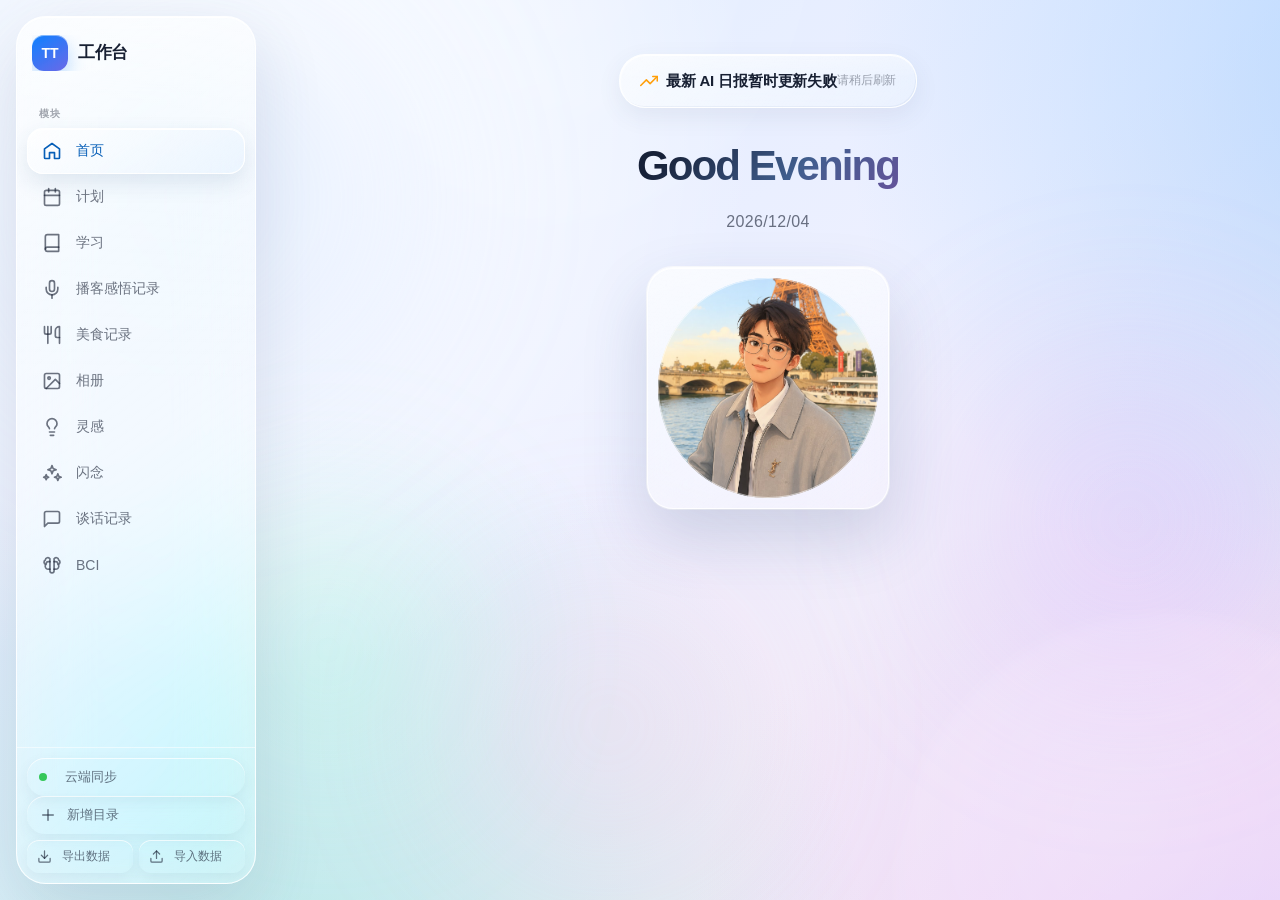
<file: index.html>
<!DOCTYPE html>
<html lang="zh-CN">
<head>
  <meta charset="UTF-8">
  <meta http-equiv="Cache-Control" content="no-cache, no-store, must-revalidate">
  <meta http-equiv="Pragma" content="no-cache">
  <meta http-equiv="Expires" content="0">
  <meta name="viewport" content="width=device-width, initial-scale=1.0, maximum-scale=1.0, user-scalable=no">
  <title>TT工作台</title>
  <link rel="manifest" href="manifest.json">
  <meta name="apple-mobile-web-app-capable" content="yes">
  <meta name="apple-mobile-web-app-status-bar-style" content="black-translucent">
  <meta name="apple-mobile-web-app-title" content="TT工作台">
  <meta name="theme-color" content="#dce8f8">
  <link rel="preconnect" href="https://fonts.googleapis.com">
  <link rel="preconnect" href="https://fonts.gstatic.com" crossorigin>
  <link href="https://fonts.googleapis.com/css2?family=Inter:wght@300;400;500;600;700;800&display=swap" rel="stylesheet">
  <link rel="stylesheet" href="css/style.css?v=20260922-bci">
</head>
<body>
  <!-- Animated gradient background orbs -->
  <div class="bg-canvas">
    <div class="bg-orb bg-orb-1"></div>
    <div class="bg-orb bg-orb-2"></div>
    <div class="bg-orb bg-orb-3"></div>
    <div class="bg-orb bg-orb-4"></div>
  </div>

  <!-- App container -->
  <div id="app" class="app-container">
    <!-- Sidebar -->
    <aside id="sidebar" class="sidebar glass">
      <div class="sidebar-header">
        <div class="sidebar-logo">
          <span class="logo-mark">TT</span>
          <span class="logo-text">工作台</span>
        </div>
      </div>
      <nav id="sidebar-nav" class="sidebar-nav"></nav>
      <div class="sidebar-footer">
        <button id="cloud-sync-btn" class="sidebar-footer-btn" title="云端同步设置">
          <span id="cloud-sync-indicator" style="display:inline-flex;align-items:center;width:16px;height:16px;"><span style="display:inline-block;width:8px;height:8px;border-radius:50%;background:var(--text-tertiary);"></span></span>
          <span class="footer-btn-text">云端同步</span>
        </button>
        <button id="add-module-btn" class="sidebar-footer-btn" title="新增目录">
          <svg viewBox="0 0 24 24" fill="none" stroke="currentColor" stroke-width="2" stroke-linecap="round" stroke-linejoin="round"><line x1="12" y1="5" x2="12" y2="19"></line><line x1="5" y1="12" x2="19" y2="12"></line></svg>
          <span class="footer-btn-text">新增目录</span>
        </button>
        <div class="sidebar-data-btns">
          <button id="export-data-btn" class="sidebar-footer-btn sidebar-footer-btn-sm" title="导出数据">
            <svg viewBox="0 0 24 24" fill="none" stroke="currentColor" stroke-width="2" stroke-linecap="round" stroke-linejoin="round"><path d="M21 15v4a2 2 0 0 1-2 2H5a2 2 0 0 1-2-2v-4"/><polyline points="7 10 12 15 17 10"/><line x1="12" y1="15" x2="12" y2="3"/></svg>
            <span class="footer-btn-text">导出数据</span>
          </button>
          <button id="import-data-btn" class="sidebar-footer-btn sidebar-footer-btn-sm" title="导入数据">
            <svg viewBox="0 0 24 24" fill="none" stroke="currentColor" stroke-width="2" stroke-linecap="round" stroke-linejoin="round"><path d="M21 15v4a2 2 0 0 1-2 2H5a2 2 0 0 1-2-2v-4"/><polyline points="17 8 12 3 7 8"/><line x1="12" y1="3" x2="12" y2="15"/></svg>
            <span class="footer-btn-text">导入数据</span>
          </button>
        </div>
      </div>
    </aside>

    <!-- Sidebar collapse toggle (for mobile) -->
    <button id="mobile-menu-btn" class="mobile-menu-btn" aria-label="打开侧边栏" aria-expanded="false">
      <svg viewBox="0 0 24 24" fill="none" stroke="currentColor" stroke-width="2" stroke-linecap="round" stroke-linejoin="round"><line x1="3" y1="12" x2="21" y2="12"></line><line x1="3" y1="6" x2="21" y2="6"></line><line x1="3" y1="18" x2="21" y2="18"></line></svg>
    </button>

    <!-- Main content -->
    <main id="main-content" class="main-content"></main>
  </div>

  <!-- Sidebar overlay for mobile -->
  <div id="sidebar-overlay" class="sidebar-overlay"></div>

  <!-- Modal container -->
  <div id="modal-container"></div>

  <!-- Toast container -->
  <div id="toast-container" class="toast-container"></div>

  <!-- Scripts -->
  <script src="js/idb.js?v=20260813g"></script>
  <script src="js/store.js?v=20260922-bci"></script>
  <script src="js/utils.js?v=20260922-bci"></script>
  <script src="js/cloudsync.js?v=20260922-bci"></script>
  <script src="js/ainews.js?v=20260904-latest-ai-daily"></script>
  <script src="js/app.js?v=20261006-thoughts-hot-corner"></script>
  <script src="js/planning.js?v=20260904-floating-voice"></script>
  <script src="js/learning.js?v=20260813g"></script>
  <script src="js/podcast.js?v=20260831-collapse"></script>
  <script src="js/food.js?v=20260813g"></script>
  <script src="js/album.js?v=20260819-context-category"></script>
  <script src="js/inspiration.js?v=20260817-board"></script>
  <script src="js/thoughts.js?v=20261006-thoughts-hot-corner"></script>
  <script src="js/bci.js?v=20260922-bci"></script>
  <script src="js/conversation.js?v=20260823-english-speaking-fields"></script>
  <script>
    // Register Service Worker for offline support
    if ('serviceWorker' in navigator) {
      let swRefreshing = false;
      navigator.serviceWorker.addEventListener('controllerchange', function() {
        if (swRefreshing || sessionStorage.getItem('tt-sw-refreshed')) return;
        swRefreshing = true;
        sessionStorage.setItem('tt-sw-refreshed', '1');
        location.reload();
      });
      navigator.serviceWorker.register('./sw.js', { updateViaCache: 'none' }).then(function(registration) {
        return registration.update();
      }).catch(function(err) {
        console.log('SW registration failed:', err);
      });
    }
    document.addEventListener('DOMContentLoaded', function() {
      TT.App.init();
    });
  </script>
</body>
</html>
</file>
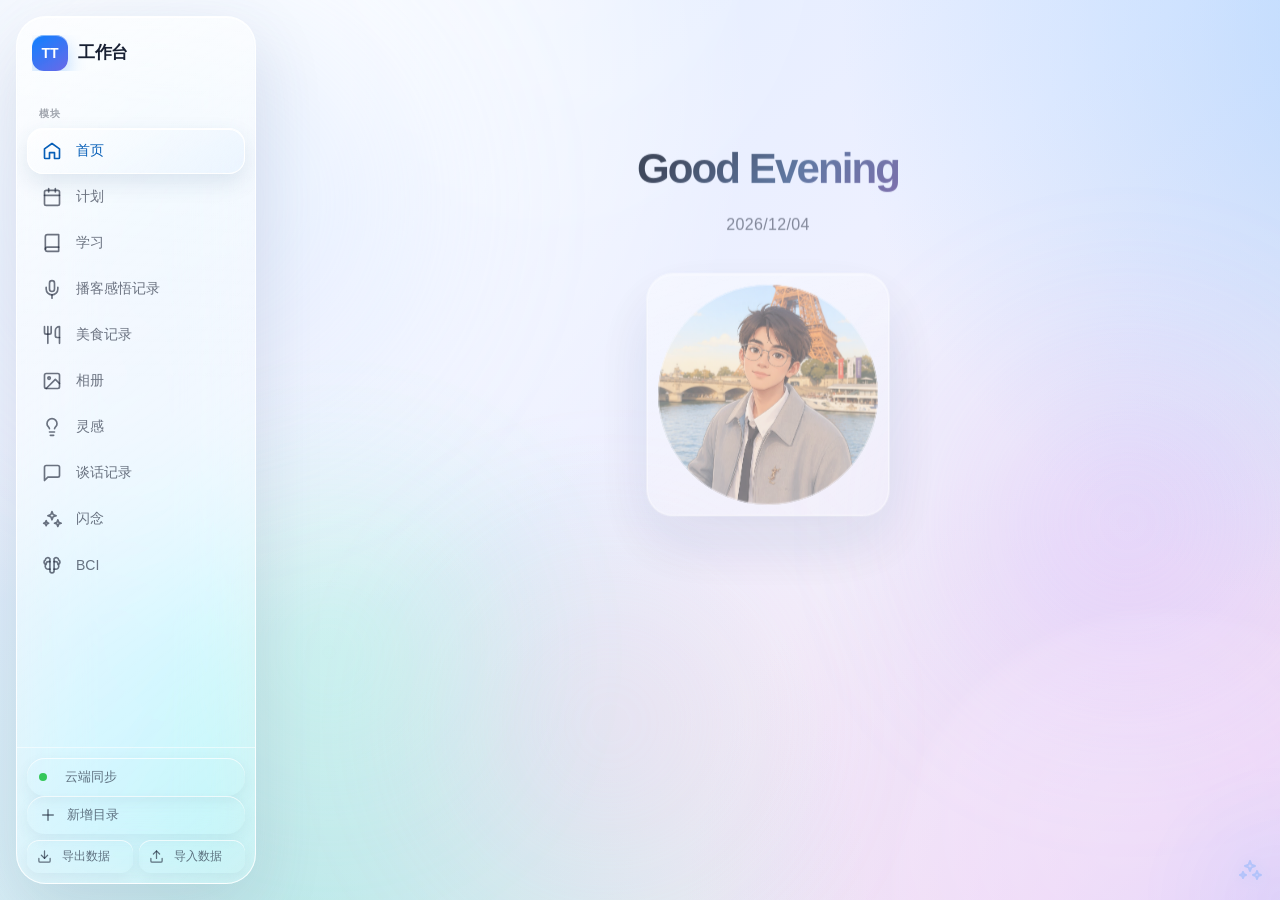
<file: refresh.html>
<!DOCTYPE html>
<html lang="zh-CN">
<head>
  <meta charset="UTF-8">
  <meta name="viewport" content="width=device-width, initial-scale=1.0">
  <meta name="theme-color" content="#dce8f8">
  <title>TT工作台·更新中</title>
  <style>
    * { box-sizing: border-box; }
    body {
      margin: 0; min-height: 100vh; display: grid; place-items: center;
      font-family: -apple-system, BlinkMacSystemFont, "PingFang SC", sans-serif;
      color: #182033;
      background: radial-gradient(circle at 15% 15%, #fff, transparent 32%),
        radial-gradient(circle at 85% 85%, #d7bcff, transparent 36%),
        linear-gradient(145deg, #dceaff, #f5eaf6 70%, #e2f4ee);
    }
    .card {
      width: min(86vw, 360px); padding: 34px; text-align: center;
      border: 1px solid rgba(255,255,255,.85); border-radius: 28px;
      background: rgba(255,255,255,.48); backdrop-filter: blur(30px) saturate(180%);
      box-shadow: 0 24px 70px rgba(55,70,106,.16), inset 0 1px 0 #fff;
    }
    .spinner {
      width: 38px; height: 38px; margin: 0 auto 18px; border-radius: 50%;
      border: 3px solid rgba(0,122,255,.15); border-top-color: #007aff;
      animation: spin .8s linear infinite;
    }
    h1 { margin: 0 0 8px; font-size: 22px; }
    p { margin: 0; color: rgba(24,32,51,.62); font-size: 14px; line-height: 1.7; }
    @keyframes spin { to { transform: rotate(360deg); } }
  </style>
</head>
<body>
  <div class="card">
    <div class="spinner"></div>
    <h1>正在更新工作台</h1>
    <p>只清理旧网页缓存，不会删除你的记录和照片。</p>
  </div>
  <script>
    (async function() {
      try {
        if ('serviceWorker' in navigator) {
          const registrations = await navigator.serviceWorker.getRegistrations();
          await Promise.all(registrations.map(registration => registration.unregister()));
        }
        if ('caches' in window) {
          const keys = await caches.keys();
          await Promise.all(keys.filter(key => key.startsWith('tt-workbench-')).map(key => caches.delete(key)));
        }
      } catch (error) {
        console.warn('Cache migration warning:', error);
      }
      location.replace('./?refreshed=' + Date.now());
    })();
  </script>
</body>
</html>
</file>
<file: css/style.css>
/* ============================================
   TT工作台 - Liquid Glass Design System
   ============================================ */

/* ===== CSS Variables / Design Tokens ===== */
:root {
  /* Background gradient base */
  --bg-base: #e8ecf4;
  --bg-gradient: linear-gradient(135deg, #d4e0f0 0%, #e0d4f0 30%, #f0d4e0 60%, #d4f0e0 100%);

  /* Glass surfaces */
  --glass-bg: rgba(255, 255, 255, 0.55);
  --glass-bg-hover: rgba(255, 255, 255, 0.68);
  --glass-bg-active: rgba(255, 255, 255, 0.42);
  --glass-bg-solid: rgba(255, 255, 255, 0.82);
  --glass-border: rgba(255, 255, 255, 0.45);
  --glass-border-subtle: rgba(255, 255, 255, 0.25);
  --glass-blur: 40px;
  --glass-saturate: 180%;

  /* Text */
  --text-primary: #1a1a2e;
  --text-secondary: rgba(26, 26, 46, 0.6);
  --text-tertiary: rgba(26, 26, 46, 0.38);
  --text-on-accent: #ffffff;

  /* Accent colors */
  --accent-blue: #0a84ff;
  --accent-purple: #bf5af2;
  --accent-pink: #ff375f;
  --accent-green: #30d158;
  --accent-orange: #ff9f0a;
  --accent-teal: #64d2ff;
  --accent-indigo: #5e5ce6;
  --accent-red: #ff453a;
  --accent-yellow: #ffd60a;
  --accent-mint: #66d4cf;
  --accent-coral: #ff6b6b;

  /* Soft backgrounds for categories */
  --cat-blue-bg: rgba(10, 132, 255, 0.12);
  --cat-purple-bg: rgba(191, 90, 242, 0.12);
  --cat-pink-bg: rgba(255, 55, 95, 0.12);
  --cat-green-bg: rgba(48, 209, 88, 0.12);
  --cat-orange-bg: rgba(255, 159, 10, 0.12);
  --cat-teal-bg: rgba(100, 210, 255, 0.12);
  --cat-yellow-bg: rgba(255, 214, 10, 0.15);
  --cat-mint-bg: rgba(102, 212, 207, 0.12);

  /* Radius */
  --radius-xs: 8px;
  --radius-sm: 12px;
  --radius-md: 16px;
  --radius-lg: 20px;
  --radius-xl: 24px;
  --radius-2xl: 28px;
  --radius-full: 9999px;

  /* Shadows */
  --shadow-xs: 0 1px 3px rgba(0, 0, 0, 0.04);
  --shadow-sm: 0 2px 10px rgba(0, 0, 0, 0.05);
  --shadow-md: 0 8px 30px rgba(0, 0, 0, 0.08);
  --shadow-lg: 0 16px 50px rgba(0, 0, 0, 0.12);
  --shadow-xl: 0 24px 70px rgba(0, 0, 0, 0.16);
  --shadow-glow: 0 0 30px rgba(255, 255, 255, 0.3);

  /* Spacing */
  --sidebar-width: 240px;
  --sidebar-collapsed: 72px;
  --content-max-width: 1400px;

  /* Transitions */
  --ease-out: cubic-bezier(0.25, 0.46, 0.45, 0.94);
  --ease-spring: cubic-bezier(0.34, 1.56, 0.64, 1);
  --ease-smooth: cubic-bezier(0.4, 0, 0.2, 1);
  --transition-fast: 0.18s var(--ease-out);
  --transition-base: 0.28s var(--ease-out);
  --transition-slow: 0.45s var(--ease-out);
}

/* ===== Reset ===== */
*, *::before, *::after {
  margin: 0;
  padding: 0;
  box-sizing: border-box;
}

html {
  -webkit-font-smoothing: antialiased;
  -moz-osx-font-smoothing: grayscale;
  text-rendering: optimizeLegibility;
}

body {
  font-family: 'Inter', -apple-system, BlinkMacSystemFont, 'SF Pro Display', 'PingFang SC', 'Helvetica Neue', sans-serif;
  font-size: 14px;
  line-height: 1.6;
  color: var(--text-primary);
  background: var(--bg-base);
  overflow: hidden;
  min-height: 100vh;
  letter-spacing: -0.01em;
}

/* ===== Animated Background ===== */
.bg-canvas {
  position: fixed;
  inset: 0;
  z-index: -1;
  overflow: hidden;
  background: var(--bg-gradient);
  background-size: 400% 400%;
  animation: bgShift 30s ease infinite;
}

@keyframes bgShift {
  0%, 100% { background-position: 0% 50%; }
  50% { background-position: 100% 50%; }
}

.bg-orb {
  position: absolute;
  border-radius: 50%;
  filter: blur(100px);
  opacity: 0.45;
  will-change: transform;
}

.bg-orb-1 {
  width: 600px; height: 600px;
  background: radial-gradient(circle, #a8c8ff, transparent 70%);
  top: -100px; left: -100px;
  animation: float1 25s ease-in-out infinite;
}
.bg-orb-2 {
  width: 500px; height: 500px;
  background: radial-gradient(circle, #c8a8ff, transparent 70%);
  top: 30%; right: -100px;
  animation: float2 30s ease-in-out infinite;
}
.bg-orb-3 {
  width: 450px; height: 450px;
  background: radial-gradient(circle, #ffc8e8, transparent 70%);
  bottom: -50px; left: 30%;
  animation: float3 28s ease-in-out infinite;
}
.bg-orb-4 {
  width: 400px; height: 400px;
  background: radial-gradient(circle, #a8ffd8, transparent 70%);
  top: 50%; left: 10%;
  animation: float4 22s ease-in-out infinite;
}

@keyframes float1 {
  0%, 100% { transform: translate(0, 0) scale(1); }
  33% { transform: translate(100px, 80px) scale(1.1); }
  66% { transform: translate(-50px, 120px) scale(0.95); }
}
@keyframes float2 {
  0%, 100% { transform: translate(0, 0) scale(1); }
  33% { transform: translate(-80px, 60px) scale(0.9); }
  66% { transform: translate(40px, -80px) scale(1.15); }
}
@keyframes float3 {
  0%, 100% { transform: translate(0, 0) scale(1); }
  33% { transform: translate(80px, -60px) scale(1.1); }
  66% { transform: translate(-60px, -40px) scale(0.95); }
}
@keyframes float4 {
  0%, 100% { transform: translate(0, 0) scale(1); }
  50% { transform: translate(60px, 100px) scale(1.2); }
}

/* ===== Glass Utility ===== */
.glass {
  background: var(--glass-bg);
  backdrop-filter: blur(var(--glass-blur)) saturate(var(--glass-saturate));
  -webkit-backdrop-filter: blur(var(--glass-blur)) saturate(var(--glass-saturate));
  border: 1px solid var(--glass-border);
}

.glass-strong {
  background: var(--glass-bg-solid);
  backdrop-filter: blur(var(--glass-blur)) saturate(var(--glass-saturate));
  -webkit-backdrop-filter: blur(var(--glass-blur)) saturate(var(--glass-saturate));
  border: 1px solid var(--glass-border);
}

/* ===== Scrollbar ===== */
::-webkit-scrollbar { width: 6px; height: 6px; }
::-webkit-scrollbar-track { background: transparent; }
::-webkit-scrollbar-thumb {
  background: rgba(0, 0, 0, 0.12);
  border-radius: var(--radius-full);
}
::-webkit-scrollbar-thumb:hover { background: rgba(0, 0, 0, 0.2); }

/* ===== App Layout ===== */
.app-container {
  display: flex;
  width: 100vw;
  height: 100vh;
  overflow: hidden;
  position: relative;
}

/* ===== Sidebar ===== */
.sidebar {
  width: var(--sidebar-width);
  flex-shrink: 0;
  height: calc(100vh - 24px);
  margin: 12px 0 12px 12px;
  border-radius: var(--radius-xl);
  display: flex;
  flex-direction: column;
  transition: width var(--transition-base), margin var(--transition-base);
  z-index: 100;
  box-shadow: var(--shadow-sm);
  overflow: hidden;
}

.sidebar.collapsed {
  width: var(--sidebar-collapsed);
}

.sidebar-header {
  display: flex;
  align-items: center;
  justify-content: space-between;
  padding: 18px 16px 14px;
  flex-shrink: 0;
}

.sidebar-logo {
  display: flex;
  align-items: center;
  gap: 10px;
  overflow: hidden;
}

.logo-mark {
  width: 36px; height: 36px;
  flex-shrink: 0;
  display: flex;
  align-items: center;
  justify-content: center;
  background: linear-gradient(135deg, var(--accent-blue), var(--accent-purple));
  color: white;
  font-weight: 800;
  font-size: 14px;
  border-radius: var(--radius-md);
  box-shadow: 0 4px 12px rgba(10, 132, 255, 0.3);
}

.logo-text {
  font-size: 17px;
  font-weight: 700;
  white-space: nowrap;
  color: var(--text-primary);
  opacity: 1;
  transition: opacity var(--transition-fast);
}

.sidebar.collapsed .logo-text { opacity: 0; }
.sidebar.collapsed .sidebar-header { justify-content: center; padding: 18px 0 14px; }
.sidebar.collapsed .footer-btn-text { display: none; }

.icon-btn {
  width: 32px; height: 32px;
  display: flex;
  align-items: center;
  justify-content: center;
  border: none;
  background: transparent;
  border-radius: var(--radius-sm);
  cursor: pointer;
  color: var(--text-secondary);
  transition: all var(--transition-fast);
  flex-shrink: 0;
}
.icon-btn:hover {
  background: var(--glass-bg-hover);
  color: var(--text-primary);
}
.icon-btn svg { width: 18px; height: 18px; }

.sidebar-toggle-btn {
  transition: transform var(--transition-base);
}
.sidebar.collapsed .sidebar-toggle-btn { transform: rotate(180deg); }

.sidebar-nav {
  flex: 1;
  overflow-y: auto;
  overflow-x: hidden;
  padding: 8px 10px;
  display: flex;
  flex-direction: column;
  gap: 3px;
}

.sidebar.collapsed .sidebar-nav { padding: 8px 10px; }

.nav-section-label {
  font-size: 10px;
  font-weight: 600;
  text-transform: uppercase;
  letter-spacing: 0.08em;
  color: var(--text-tertiary);
  padding: 12px 12px 6px;
  white-space: nowrap;
  overflow: hidden;
}
.sidebar.collapsed .nav-section-label { text-align: center; padding: 12px 0 6px; font-size: 0; }

.nav-item {
  display: flex;
  align-items: center;
  gap: 12px;
  padding: 10px 12px;
  border-radius: var(--radius-md);
  cursor: pointer;
  transition: all var(--transition-fast);
  position: relative;
  white-space: nowrap;
  overflow: hidden;
  color: var(--text-secondary);
  border: none;
  background: transparent;
  width: 100%;
  text-align: left;
  font-family: inherit;
  font-size: 14px;
  font-weight: 500;
}

.nav-item:hover {
  background: var(--glass-bg-hover);
  color: var(--text-primary);
}

.nav-item.active {
  background: linear-gradient(135deg, rgba(10, 132, 255, 0.12), rgba(191, 90, 242, 0.12));
  color: var(--accent-blue);
  box-shadow: inset 0 0 0 1px rgba(10, 132, 255, 0.15);
}

.nav-item-icon {
  width: 24px; height: 24px;
  flex-shrink: 0;
  display: flex;
  align-items: center;
  justify-content: center;
}
.nav-item-icon svg { width: 20px; height: 20px; }

.nav-item-label {
  flex: 1;
  overflow: hidden;
  text-overflow: ellipsis;
  transition: opacity var(--transition-fast);
}
.sidebar.collapsed .nav-item-label { opacity: 0; width: 0; }
.sidebar.collapsed .nav-item { justify-content: center; padding: 10px; }

.nav-item-badge {
  font-size: 11px;
  font-weight: 600;
  padding: 2px 7px;
  border-radius: var(--radius-full);
  background: var(--cat-blue-bg);
  color: var(--accent-blue);
  transition: opacity var(--transition-fast);
}
.sidebar.collapsed .nav-item-badge { display: none; }

.nav-item-actions {
  display: flex;
  gap: 2px;
  opacity: 0;
  transition: opacity var(--transition-fast);
}
.nav-item:hover .nav-item-actions { opacity: 1; }
.nav-item-actions button {
  width: 22px; height: 22px;
  border: none;
  background: transparent;
  border-radius: var(--radius-xs);
  cursor: pointer;
  color: var(--text-tertiary);
  display: flex;
  align-items: center;
  justify-content: center;
  transition: all var(--transition-fast);
}
.nav-item-actions button:hover {
  background: rgba(0,0,0,0.06);
  color: var(--text-primary);
}
.nav-item-actions button svg { width: 13px; height: 13px; }
.sidebar.collapsed .nav-item-actions { display: none; }

.sidebar-footer {
  padding: 10px;
  flex-shrink: 0;
  border-top: 1px solid var(--glass-border-subtle);
}
.sidebar.collapsed .sidebar-footer { padding: 10px; }

.sidebar-footer-btn {
  display: flex;
  align-items: center;
  gap: 10px;
  padding: 10px 12px;
  border: none;
  background: transparent;
  border-radius: var(--radius-md);
  cursor: pointer;
  color: var(--text-secondary);
  font-family: inherit;
  font-size: 13px;
  font-weight: 500;
  width: 100%;
  transition: all var(--transition-fast);
}
.sidebar-footer-btn:hover {
  background: var(--glass-bg-hover);
  color: var(--text-primary);
}
.sidebar-footer-btn svg { width: 18px; height: 18px; flex-shrink: 0; }
.sidebar.collapsed .sidebar-footer-btn { justify-content: center; padding: 10px; }

/* Data management buttons */
.sidebar-data-btns {
  display: flex;
  gap: 6px;
  margin-top: 6px;
}
.sidebar-footer-btn-sm {
  flex: 1;
  padding: 8px 10px;
  font-size: 12px;
  border-radius: var(--radius-sm);
}
.sidebar-footer-btn-sm svg { width: 15px; height: 15px; }
.sidebar-footer-btn-sm .footer-btn-text { font-size: 12px; }
.sidebar.collapsed .sidebar-data-btns { flex-direction: column; }

/* Mobile menu button */
.mobile-menu-btn {
  display: none;
  position: fixed;
  top: 16px;
  left: 16px;
  z-index: 200;
  width: 42px; height: 42px;
  border: none;
  border-radius: var(--radius-md);
  background: var(--glass-bg-solid);
  backdrop-filter: blur(20px);
  cursor: pointer;
  color: var(--text-primary);
  box-shadow: var(--shadow-sm);
}
.mobile-menu-btn svg { width: 22px; height: 22px; }

/* The menu trigger and the open sidebar are mutually exclusive on mobile. */
.mobile-menu-btn[aria-expanded="true"] {
  opacity: 0;
  visibility: hidden;
  pointer-events: none;
}

.sidebar-overlay {
  display: none;
  position: fixed;
  inset: 0;
  background: rgba(0,0,0,0.2);
  backdrop-filter: blur(4px);
  z-index: 99;
  opacity: 0;
  transition: opacity var(--transition-base);
}
.sidebar-overlay.show { display: block; opacity: 1; }

/* ===== Main Content ===== */
.main-content {
  flex: 1;
  height: calc(100vh - 24px);
  margin: 12px;
  border-radius: var(--radius-xl);
  overflow-y: auto;
  overflow-x: hidden;
  position: relative;
  transition: margin var(--transition-base);
}

.page-container {
  max-width: var(--content-max-width);
  margin: 0 auto;
  padding: 32px 40px 60px;
  animation: pageEnter 0.4s var(--ease-out);
}

@keyframes pageEnter {
  from { opacity: 0; transform: translateY(12px); }
  to { opacity: 1; transform: translateY(0); }
}

.page-header {
  display: flex;
  align-items: center;
  justify-content: space-between;
  margin-bottom: 28px;
  gap: 16px;
}

.page-title-group h1 {
  font-size: 32px;
  font-weight: 800;
  letter-spacing: -0.03em;
  color: var(--text-primary);
  margin-bottom: 4px;
}

.page-title-group .page-subtitle {
  font-size: 14px;
  color: var(--text-secondary);
}

.page-actions {
  display: flex;
  gap: 10px;
  align-items: center;
}

/* ===== Buttons ===== */
.btn {
  display: inline-flex;
  align-items: center;
  gap: 8px;
  padding: 9px 18px;
  border: 1px solid var(--glass-border);
  border-radius: var(--radius-md);
  font-family: inherit;
  font-size: 13px;
  font-weight: 600;
  cursor: pointer;
  transition: all var(--transition-fast);
  background: var(--glass-bg);
  backdrop-filter: blur(20px);
  color: var(--text-primary);
  white-space: nowrap;
}
.btn:hover {
  background: var(--glass-bg-hover);
  transform: translateY(-1px);
  box-shadow: var(--shadow-sm);
}
.btn:active { transform: translateY(0); }
.btn svg { width: 16px; height: 16px; }

.btn-primary {
  background: linear-gradient(135deg, var(--accent-blue), var(--accent-indigo));
  color: white;
  border-color: transparent;
  box-shadow: 0 4px 14px rgba(10, 132, 255, 0.3);
}
.btn-primary:hover {
  box-shadow: 0 6px 20px rgba(10, 132, 255, 0.4);
  background: linear-gradient(135deg, #0096ff, #6b6bff);
}

.btn-icon-only {
  padding: 9px;
  width: 38px; height: 38px;
  justify-content: center;
}

.btn-danger {
  color: var(--accent-red);
  border-color: rgba(255, 69, 58, 0.2);
}
.btn-danger:hover {
  background: rgba(255, 69, 58, 0.1);
  border-color: rgba(255, 69, 58, 0.3);
}

/* ===== Glass Card ===== */
.glass-card {
  background: var(--glass-bg);
  backdrop-filter: blur(var(--glass-blur)) saturate(var(--glass-saturate));
  -webkit-backdrop-filter: blur(var(--glass-blur)) saturate(var(--glass-saturate));
  border: 1px solid var(--glass-border);
  border-radius: var(--radius-xl);
  box-shadow: var(--shadow-sm);
  transition: all var(--transition-base);
  overflow: hidden;
}
.glass-card:hover {
  box-shadow: var(--shadow-md);
}

.card-header {
  display: flex;
  align-items: center;
  justify-content: space-between;
  padding: 18px 20px 14px;
  border-bottom: 1px solid var(--glass-border-subtle);
}

.card-title {
  display: flex;
  align-items: center;
  gap: 10px;
  font-size: 16px;
  font-weight: 700;
  color: var(--text-primary);
}

.card-title-icon {
  width: 32px; height: 32px;
  border-radius: var(--radius-sm);
  display: flex;
  align-items: center;
  justify-content: center;
  flex-shrink: 0;
}
.card-title-icon svg { width: 18px; height: 18px; }

.card-body {
  padding: 16px 20px 20px;
}

.card-add-btn {
  width: 30px; height: 30px;
  border: none;
  background: var(--glass-bg-active);
  border-radius: var(--radius-sm);
  cursor: pointer;
  color: var(--text-secondary);
  display: flex;
  align-items: center;
  justify-content: center;
  transition: all var(--transition-fast);
}
.card-add-btn:hover {
  background: var(--accent-blue);
  color: white;
  transform: scale(1.05);
}
.card-add-btn svg { width: 16px; height: 16px; }

/* ===== Task Item ===== */
.task-item {
  display: flex;
  align-items: flex-start;
  gap: 12px;
  padding: 12px 14px;
  border-radius: var(--radius-md);
  transition: all var(--transition-fast);
  position: relative;
  cursor: pointer;
}
.task-item:hover {
  background: var(--glass-bg-active);
}
.task-item.completed { opacity: 0.5; }
.task-item.completed .task-title { text-decoration: line-through; color: var(--text-tertiary); }

.task-checkbox {
  width: 22px; height: 22px;
  flex-shrink: 0;
  border: 2px solid rgba(0,0,0,0.15);
  border-radius: 7px;
  cursor: pointer;
  display: flex;
  align-items: center;
  justify-content: center;
  transition: all var(--transition-fast);
  margin-top: 1px;
  background: transparent;
}
.task-checkbox:hover { border-color: var(--accent-blue); }
.task-checkbox.checked {
  background: var(--accent-green);
  border-color: var(--accent-green);
}
.task-checkbox.checked svg {
  width: 14px; height: 14px;
  color: white;
  animation: checkPop 0.3s var(--ease-spring);
}
.task-checkbox svg { width: 0; height: 0; overflow: hidden; transition: all var(--transition-fast); }

@keyframes checkPop {
  0% { transform: scale(0); }
  60% { transform: scale(1.2); }
  100% { transform: scale(1); }
}

.task-content { flex: 1; min-width: 0; }
.task-title {
  font-size: 14px;
  font-weight: 500;
  color: var(--text-primary);
  margin-bottom: 2px;
  word-break: break-word;
}
.task-meta {
  display: flex;
  align-items: center;
  gap: 8px;
  font-size: 12px;
  color: var(--text-tertiary);
}
.task-date {
  display: flex;
  align-items: center;
  gap: 4px;
}
.task-date svg { width: 12px; height: 12px; }
.task-date.overdue { color: var(--accent-red); }

.task-actions {
  display: flex;
  gap: 2px;
  opacity: 0;
  transition: opacity var(--transition-fast);
}
.task-item:hover .task-actions { opacity: 1; }
.task-action-btn {
  width: 26px; height: 26px;
  border: none;
  background: transparent;
  border-radius: var(--radius-xs);
  cursor: pointer;
  color: var(--text-tertiary);
  display: flex;
  align-items: center;
  justify-content: center;
  transition: all var(--transition-fast);
}
.task-action-btn:hover {
  background: rgba(0,0,0,0.08);
  color: var(--text-primary);
}
.task-action-btn.delete:hover { color: var(--accent-red); background: rgba(255,69,58,0.1); }
.task-action-btn svg { width: 14px; height: 14px; }

/* ===== Empty State ===== */
.empty-state {
  display: flex;
  flex-direction: column;
  align-items: center;
  justify-content: center;
  padding: 40px 20px;
  text-align: center;
  color: var(--text-tertiary);
}
.empty-state-icon {
  width: 48px; height: 48px;
  margin-bottom: 12px;
  opacity: 0.4;
}
.empty-state-icon svg { width: 48px; height: 48px; }
.empty-state-text { font-size: 13px; }

/* ===== Forms ===== */
.form-group {
  margin-bottom: 18px;
}
.form-label {
  display: block;
  font-size: 13px;
  font-weight: 600;
  color: var(--text-secondary);
  margin-bottom: 6px;
}
.form-input, .form-textarea, .form-select {
  width: 100%;
  padding: 11px 14px;
  border: 1px solid var(--glass-border);
  border-radius: var(--radius-md);
  background: rgba(255,255,255,0.5);
  font-family: inherit;
  font-size: 14px;
  color: var(--text-primary);
  transition: all var(--transition-fast);
  outline: none;
}
.form-input:focus, .form-textarea:focus, .form-select:focus {
  border-color: var(--accent-blue);
  background: rgba(255,255,255,0.8);
  box-shadow: 0 0 0 3px rgba(10, 132, 255, 0.12);
}
.form-textarea {
  min-height: 100px;
  resize: vertical;
  line-height: 1.6;
}
.form-select {
  appearance: none;
  background-image: url("data:image/svg+xml,%3Csvg xmlns='http://www.w3.org/2000/svg' width='12' height='12' viewBox='0 0 24 24' fill='none' stroke='%23999' stroke-width='2' stroke-linecap='round' stroke-linejoin='round'%3E%3Cpolyline points='6 9 12 15 18 9'%3E%3C/polyline%3E%3C/svg%3E");
  background-repeat: no-repeat;
  background-position: right 12px center;
  padding-right: 36px;
}

.form-row {
  display: flex;
  gap: 12px;
}
.form-row .form-group { flex: 1; min-width: 0; }
.form-row .form-group[style*="flex:0 0"] { flex: 0 0 130px !important; }
.form-row .form-input { min-width: 0; }

@media (max-width: 480px) {
  .form-row { flex-direction: column; gap: 0; }
  .form-row .form-group[style*="flex:0 0"] { flex: 1 !important; }
}

/* Image upload */
.image-upload-area {
  width: 100%;
  min-height: 120px;
  border: 2px dashed var(--glass-border);
  border-radius: var(--radius-md);
  display: flex;
  align-items: center;
  justify-content: center;
  cursor: pointer;
  transition: all var(--transition-fast);
  position: relative;
  overflow: hidden;
  background: rgba(255,255,255,0.3);
}
.image-upload-area:hover {
  border-color: var(--accent-blue);
  background: rgba(10, 132, 255, 0.05);
}
.image-upload-area.has-image {
  border-style: solid;
  border-color: var(--glass-border);
}
.image-upload-area img {
  width: 100%;
  height: 100%;
  max-height: 200px;
  object-fit: cover;
}
.image-upload-placeholder {
  text-align: center;
  color: var(--text-tertiary);
  font-size: 13px;
}
.image-upload-placeholder svg { width: 32px; height: 32px; margin-bottom: 6px; }
.image-remove-btn {
  position: absolute;
  top: 8px; right: 8px;
  width: 28px; height: 28px;
  border: none;
  border-radius: var(--radius-full);
  background: rgba(0,0,0,0.5);
  color: white;
  cursor: pointer;
  display: flex;
  align-items: center;
  justify-content: center;
  backdrop-filter: blur(10px);
}
.image-remove-btn svg { width: 14px; height: 14px; }

/* Multi-image upload */
.multi-image-upload {
  width: 100%;
}
.multi-image-grid {
  display: flex;
  flex-wrap: wrap;
  gap: 10px;
}
.multi-image-thumb {
  width: 90px;
  height: 90px;
  border-radius: var(--radius-md);
  overflow: hidden;
  position: relative;
  background: rgba(255,255,255,0.3);
}
.multi-image-thumb img {
  width: 100%;
  height: 100%;
  object-fit: cover;
}
.multi-image-remove {
  position: absolute;
  top: 4px; right: 4px;
  width: 22px; height: 22px;
  border: none;
  border-radius: var(--radius-full);
  background: rgba(0,0,0,0.5);
  color: white;
  cursor: pointer;
  display: flex;
  align-items: center;
  justify-content: center;
  backdrop-filter: blur(10px);
  transition: background var(--transition-fast);
}
.multi-image-remove:hover { background: rgba(0,0,0,0.7); }
.multi-image-remove svg { width: 12px; height: 12px; }
.multi-image-add {
  width: 90px;
  height: 90px;
  border: 2px dashed var(--glass-border);
  border-radius: var(--radius-md);
  display: flex;
  flex-direction: column;
  align-items: center;
  justify-content: center;
  cursor: pointer;
  color: var(--text-tertiary);
  font-size: 11px;
  gap: 4px;
  transition: all var(--transition-fast);
  background: rgba(255,255,255,0.3);
}
.multi-image-add:hover {
  border-color: var(--accent-blue);
  background: rgba(10, 132, 255, 0.05);
  color: var(--accent-blue);
}
.multi-image-add svg { width: 24px; height: 24px; }

/* Photo count badge on card */
.food-card-photo-count {
  position: absolute;
  top: 6px; left: 6px;
  min-width: 22px;
  height: 22px;
  padding: 0 6px;
  border-radius: var(--radius-full);
  background: rgba(0,0,0,0.5);
  backdrop-filter: blur(10px);
  color: white;
  font-size: 11px;
  font-weight: 600;
  display: flex;
  align-items: center;
  justify-content: center;
  z-index: 2;
}

/* Rating stars */
.rating-input {
  display: flex;
  gap: 4px;
}
.rating-star {
  width: 28px; height: 28px;
  cursor: pointer;
  color: rgba(0,0,0,0.15);
  transition: all var(--transition-fast);
}
.rating-star.active { color: var(--accent-yellow); }
.rating-star:hover { transform: scale(1.15); }
.rating-star svg { width: 24px; height: 24px; }

.rating-display {
  display: flex;
  gap: 2px;
}
.rating-display svg {
  width: 16px; height: 16px;
  color: var(--accent-yellow);
}
.rating-display svg.empty { color: rgba(0,0,0,0.1); }

/* ===== Modal ===== */
.modal-backdrop {
  position: fixed;
  inset: 0;
  background: rgba(0,0,0,0.25);
  backdrop-filter: blur(8px);
  -webkit-backdrop-filter: blur(8px);
  z-index: 1000;
  display: flex;
  align-items: center;
  justify-content: center;
  padding: 20px;
  animation: modalFadeIn 0.25s var(--ease-out);
  overflow-x: hidden;
  overscroll-behavior-x: none;
  touch-action: pan-y;
}

@keyframes modalFadeIn {
  from { opacity: 0; }
  to { opacity: 1; }
}

.modal {
  background: var(--glass-bg-solid);
  backdrop-filter: blur(60px) saturate(200%);
  -webkit-backdrop-filter: blur(60px) saturate(200%);
  border: 1px solid var(--glass-border);
  border-radius: var(--radius-2xl);
  box-shadow: var(--shadow-xl);
  width: 100%;
  max-width: 520px;
  max-height: 90vh;
  overflow-y: auto;
  overflow-x: hidden;
  overscroll-behavior: contain;
  touch-action: pan-y;
  animation: modalSlideIn 0.35s var(--ease-spring);
}

@keyframes modalSlideIn {
  from { opacity: 0; transform: scale(0.92) translateY(20px); }
  to { opacity: 1; transform: scale(1) translateY(0); }
}

.modal.modal-lg { max-width: 680px; }
.modal.modal-sm { max-width: 400px; }

.modal-header {
  display: flex;
  align-items: center;
  justify-content: space-between;
  padding: 22px 24px 0;
}
.modal-title {
  font-size: 18px;
  font-weight: 700;
  color: var(--text-primary);
}
.modal-close {
  width: 32px; height: 32px;
  border: none;
  background: transparent;
  border-radius: var(--radius-sm);
  cursor: pointer;
  color: var(--text-tertiary);
  display: flex;
  align-items: center;
  justify-content: center;
  transition: all var(--transition-fast);
}
.modal-close:hover {
  background: rgba(0,0,0,0.06);
  color: var(--text-primary);
}
.modal-close svg { width: 20px; height: 20px; }

.modal-body {
  width: 100%;
  max-width: 100%;
  padding: 20px 24px;
  overflow-x: hidden;
}
.modal-body > *,
.modal .form-row,
.modal .form-group { max-width: 100%; min-width: 0; }
.modal-footer {
  display: flex;
  justify-content: flex-end;
  gap: 10px;
  padding: 0 24px 24px;
}

/* ===== Toast ===== */
.toast-container {
  position: fixed;
  bottom: 24px;
  right: 24px;
  z-index: 2000;
  display: flex;
  flex-direction: column;
  gap: 10px;
  pointer-events: none;
}
.toast {
  display: flex;
  align-items: center;
  gap: 10px;
  padding: 12px 20px;
  background: var(--glass-bg-solid);
  backdrop-filter: blur(40px) saturate(200%);
  border: 1px solid var(--glass-border);
  border-radius: var(--radius-md);
  box-shadow: var(--shadow-lg);
  font-size: 13px;
  font-weight: 500;
  color: var(--text-primary);
  pointer-events: auto;
  animation: toastIn 0.35s var(--ease-spring);
  min-width: 200px;
}
.toast.toast-out { animation: toastOut 0.3s var(--ease-out) forwards; }
.toast-icon { width: 20px; height: 20px; flex-shrink: 0; }
.toast-success .toast-icon { color: var(--accent-green); }
.toast-error .toast-icon { color: var(--accent-red); }
.toast-info .toast-icon { color: var(--accent-blue); }

@keyframes toastIn {
  from { opacity: 0; transform: translateX(100%); }
  to { opacity: 1; transform: translateX(0); }
}
@keyframes toastOut {
  to { opacity: 0; transform: translateX(100%); }
}

/* ===== Dashboard ===== */
.dashboard-greeting {
  margin-bottom: 28px;
}
.dashboard-greeting h1 {
  font-size: 36px;
  font-weight: 800;
  letter-spacing: -0.03em;
  background: linear-gradient(135deg, var(--text-primary), var(--accent-indigo));
  -webkit-background-clip: text;
  -webkit-text-fill-color: transparent;
  background-clip: text;
  margin-bottom: 6px;
}
.dashboard-greeting p {
  font-size: 15px;
  color: var(--text-secondary);
}

.dashboard-progress-card {
  padding: 28px;
  margin-bottom: 24px;
}
.progress-ring-container {
  display: flex;
  align-items: center;
  gap: 32px;
}
.progress-ring {
  position: relative;
  width: 120px; height: 120px;
  flex-shrink: 0;
}
.progress-ring svg { transform: rotate(-90deg); }
.progress-ring-bg {
  fill: none;
  stroke: rgba(0,0,0,0.06);
  stroke-width: 10;
}
.progress-ring-fill {
  fill: none;
  stroke: url(#progressGradient);
  stroke-width: 10;
  stroke-linecap: round;
  transition: stroke-dashoffset 0.8s var(--ease-out);
}
.progress-ring-text {
  position: absolute;
  inset: 0;
  display: flex;
  flex-direction: column;
  align-items: center;
  justify-content: center;
}
.progress-ring-percent {
  font-size: 28px;
  font-weight: 800;
  color: var(--text-primary);
}
.progress-ring-label {
  font-size: 11px;
  color: var(--text-tertiary);
  text-transform: uppercase;
  letter-spacing: 0.05em;
}
.progress-info { flex: 1; }
.progress-info h3 {
  font-size: 20px;
  font-weight: 700;
  margin-bottom: 4px;
}
.progress-stats {
  display: flex;
  gap: 24px;
  margin-top: 12px;
}
.progress-stat {
  display: flex;
  flex-direction: column;
}
.progress-stat-value {
  font-size: 24px;
  font-weight: 700;
  color: var(--text-primary);
}
.progress-stat-label {
  font-size: 12px;
  color: var(--text-tertiary);
}

.dashboard-grid {
  display: grid;
  grid-template-columns: 1fr 1fr;
  gap: 20px;
}

.dashboard-card {
  padding: 22px;
  min-height: 200px;
}
.dashboard-card-header {
  display: flex;
  align-items: center;
  justify-content: space-between;
  margin-bottom: 16px;
}
.dashboard-card-title {
  font-size: 15px;
  font-weight: 700;
  display: flex;
  align-items: center;
  gap: 8px;
}
.dashboard-card-title svg { width: 18px; height: 18px; color: var(--accent-blue); }

.dashboard-list-item {
  display: flex;
  align-items: center;
  gap: 10px;
  padding: 10px 0;
  border-bottom: 1px solid var(--glass-border-subtle);
}
.dashboard-list-item:last-child { border-bottom: none; }
.dashboard-list-item .dot {
  width: 8px; height: 8px;
  border-radius: 50%;
  flex-shrink: 0;
}
.dashboard-list-item .item-text {
  flex: 1;
  font-size: 13px;
  color: var(--text-primary);
  overflow: hidden;
  text-overflow: ellipsis;
  white-space: nowrap;
}
.dashboard-list-item .item-meta {
  font-size: 11px;
  color: var(--text-tertiary);
  white-space: nowrap;
}

/* ===== Simple Dashboard with Avatar ===== */
.dashboard-simple {
  display: flex;
  flex-direction: column;
  align-items: center;
  justify-content: flex-start;
  min-height: calc(100vh - 120px);
  text-align: center;
  padding-top: 0;
  padding-bottom: 40px;
}

.dashboard-greeting-centered {
  margin-bottom: 32px;
}
.dashboard-greeting-centered h1 {
  font-size: 42px;
  font-weight: 800;
  letter-spacing: -0.03em;
  background: linear-gradient(135deg, var(--text-primary), var(--accent-indigo));
  -webkit-background-clip: text;
  -webkit-text-fill-color: transparent;
  background-clip: text;
  margin-bottom: 10px;
}
.dashboard-greeting-centered p {
  font-size: 16px;
  color: var(--text-secondary);
  letter-spacing: 0.02em;
}

.dashboard-avatar-card {
  padding: 14px;
  border-radius: 50%;
  background: var(--glass-bg);
  backdrop-filter: blur(var(--glass-blur)) saturate(var(--glass-saturate));
  -webkit-backdrop-filter: blur(var(--glass-blur)) saturate(var(--glass-saturate));
  border: 1px solid var(--glass-border);
  box-shadow: var(--shadow-md), 0 20px 60px rgba(10, 132, 255, 0.12);
  transition: all var(--transition-base);
  animation: avatarFloat 6s ease-in-out infinite;
}
.dashboard-avatar-card:hover {
  transform: translateY(-4px) scale(1.02);
  box-shadow: var(--shadow-lg), 0 24px 70px rgba(10, 132, 255, 0.18);
}

.dashboard-avatar-frame {
  width: 220px;
  height: 220px;
  border-radius: 50%;
  overflow: hidden;
  position: relative;
}
.dashboard-avatar-frame::after {
  content: '';
  position: absolute;
  inset: 0;
  border-radius: 50%;
  box-shadow: inset 0 0 0 1px rgba(255,255,255,0.35);
  pointer-events: none;
}

.dashboard-avatar-img {
  width: 100%;
  height: 100%;
  object-fit: cover;
  display: block;
  transition: transform 0.6s var(--ease-out);
}
.dashboard-avatar-card:hover .dashboard-avatar-img {
  transform: scale(1.05);
}

@keyframes avatarFloat {
  0%, 100% { transform: translateY(0); }
  50% { transform: translateY(-10px); }
}

/* ===== AI News Section ===== */
.ainews-section {
  width: 100%;
  max-width: 720px;
  padding: 20px 24px;
  margin-bottom: 32px;
  text-align: left;
}
.ainews-header {
  display: flex;
  align-items: center;
  justify-content: space-between;
  margin-bottom: 16px;
  padding-bottom: 14px;
  border-bottom: 1px solid var(--glass-border-subtle);
}
.ainews-header-title {
  font-size: 16px;
  font-weight: 700;
  display: flex;
  align-items: center;
  gap: 8px;
  color: var(--text-primary);
}
.ainews-header-title svg {
  width: 18px;
  height: 18px;
  color: var(--accent-blue);
}
.ainews-header-date {
  font-size: 12px;
  color: var(--text-tertiary);
}
.ainews-list {
  display: flex;
  flex-direction: column;
  gap: 2px;
}
.ainews-card {
  display: flex;
  align-items: flex-start;
  gap: 12px;
  padding: 12px 14px;
  border-radius: var(--radius-md);
  cursor: pointer;
  transition: all var(--transition-fast);
  text-decoration: none;
  color: inherit;
  position: relative;
}
.ainews-card:hover {
  background: var(--glass-bg-active);
  transform: translateX(2px);
}
.ainews-card:active {
  transform: translateX(0) scale(0.99);
}
.ainews-card-time {
  font-size: 11px;
  color: var(--text-tertiary);
  white-space: nowrap;
  padding-top: 2px;
  min-width: 48px;
}
.ainews-card-title {
  flex: 1;
  font-size: 14px;
  font-weight: 600;
  color: var(--text-primary);
  line-height: 1.4;
  margin-bottom: 4px;
}
.ainews-card-oneline {
  flex: 1;
  font-size: 12px;
  color: var(--text-secondary);
  line-height: 1.5;
  overflow: hidden;
  text-overflow: ellipsis;
  display: -webkit-box;
  -webkit-line-clamp: 2;
  -webkit-box-orient: vertical;
}
.ainews-card-arrow {
  position: absolute;
  right: 14px;
  top: 50%;
  transform: translateY(-50%);
  color: var(--text-tertiary);
  opacity: 0;
  transition: opacity var(--transition-fast);
}
.ainews-card-arrow svg {
  width: 16px;
  height: 16px;
}
.ainews-card:hover .ainews-card-arrow {
  opacity: 1;
}

/* ===== AI News Detail Modal ===== */
.ainews-detail {
  padding: 4px 0;
}
.ainews-detail-meta {
  margin-bottom: 20px;
}
.ainews-detail-time {
  font-size: 12px;
  color: var(--text-tertiary);
  display: inline-flex;
  align-items: center;
  gap: 6px;
  padding: 4px 12px;
  background: var(--glass-bg-active);
  border-radius: var(--radius-full);
}
.ainews-detail-time svg {
  width: 14px;
  height: 14px;
}
.ainews-detail-section {
  margin-bottom: 20px;
}
.ainews-detail-label {
  font-size: 12px;
  font-weight: 700;
  color: var(--accent-blue);
  text-transform: uppercase;
  letter-spacing: 0.05em;
  margin-bottom: 8px;
  padding-left: 10px;
  border-left: 3px solid var(--accent-blue);
}
.ainews-detail-oneline {
  font-size: 16px;
  font-weight: 600;
  color: var(--text-primary);
  line-height: 1.6;
  padding: 12px 16px;
  background: var(--glass-bg-active);
  border-radius: var(--radius-md);
}
.ainews-detail-text {
  font-size: 14px;
  color: var(--text-primary);
  line-height: 1.8;
}
.ainews-keywords {
  display: flex;
  flex-direction: column;
  gap: 10px;
}
.ainews-keyword {
  display: flex;
  gap: 10px;
  padding: 10px 14px;
  background: var(--glass-bg-active);
  border-radius: var(--radius-md);
  align-items: flex-start;
}
.ainews-keyword-term {
  font-size: 13px;
  font-weight: 700;
  color: var(--accent-indigo);
  white-space: nowrap;
  flex-shrink: 0;
  min-width: 100px;
}
.ainews-keyword-explain {
  font-size: 13px;
  color: var(--text-secondary);
  line-height: 1.6;
}
.ainews-detail-source {
  display: flex;
  align-items: center;
  gap: 8px;
  padding-top: 16px;
  border-top: 1px solid var(--glass-border-subtle);
  font-size: 13px;
}
.ainews-detail-source svg {
  width: 15px;
  height: 15px;
  color: var(--text-tertiary);
}
.ainews-detail-source a {
  color: var(--accent-blue);
  text-decoration: none;
  transition: opacity var(--transition-fast);
}
.ainews-detail-source a:hover {
  opacity: 0.7;
  text-decoration: underline;
}

/* Watch list */
.ainews-watchlist {
  display: flex;
  flex-direction: column;
  gap: 12px;
}
.ainews-watch-item {
  display: flex;
  gap: 12px;
  align-items: flex-start;
  padding: 10px 14px;
  background: var(--glass-bg-active);
  border-radius: var(--radius-md);
}
.ainews-watch-num {
  font-size: 13px;
  font-weight: 700;
  color: var(--accent-blue);
  flex-shrink: 0;
  min-width: 20px;
}
.ainews-watch-text {
  font-size: 13px;
  color: var(--text-primary);
  line-height: 1.6;
}

/* ===== AI News Collapsible Bar ===== */
.ainews-bar {
  width: 100%;
  max-width: 720px;
  margin: 0 auto 24px;
  padding: 0;
  overflow: hidden;
}
.ainews-bar-header {
  display: flex;
  align-items: center;
  justify-content: space-between;
  padding: 14px 20px;
  cursor: default;
}
.ainews-bar-left {
  display: flex;
  align-items: center;
  gap: 8px;
  font-size: 15px;
  font-weight: 600;
  color: var(--text-primary);
}
.ainews-bar-left svg { width: 18px; height: 18px; color: var(--accent-orange); }
.ainews-bar-right {
  display: flex;
  align-items: center;
  gap: 10px;
}
.ainews-bar-count {
  font-size: 12px;
  color: var(--text-tertiary);
}
.ainews-bar-arrow {
  display: flex;
  align-items: center;
  justify-content: center;
  width: 24px;
  height: 24px;
  color: var(--text-tertiary);
  transition: transform 0.35s cubic-bezier(0.22, 1, 0.36, 1);
}
.ainews-bar-arrow svg { width: 16px; height: 16px; }

.ainews-bar-list {
  max-height: min(56vh, 620px);
  opacity: 1;
  overflow-y: auto;
  border-top: 1px solid var(--glass-border);
  -webkit-overflow-scrolling: touch;
}
.ainews-bar-list.expanded {
  overflow-y: auto;
}

.ainews-bar-item {
  width: 100%;
  display: flex;
  flex-direction: column;
  gap: 3px;
  padding: 12px 20px;
  border: 0;
  border-bottom: 1px solid var(--glass-border);
  background: transparent;
  text-align: left;
  font: inherit;
  cursor: pointer;
  transition: background 0.2s;
  position: relative;
}
.ainews-bar-item:hover {
  background: var(--glass-bg-active);
}
.ainews-bar-item:focus-visible {
  outline: 2px solid var(--accent-blue);
  outline-offset: -2px;
}
.ainews-bar-item-time {
  font-size: 11px;
  color: var(--text-tertiary);
}
.ainews-bar-item-title {
  font-size: 14px;
  font-weight: 600;
  color: var(--text-primary);
  line-height: 1.4;
  padding-right: 24px;
}
.ainews-bar-item-oneline {
  font-size: 12px;
  color: var(--text-secondary);
  line-height: 1.5;
  display: -webkit-box;
  -webkit-line-clamp: 2;
  -webkit-box-orient: vertical;
  overflow: hidden;
}
.ainews-bar-item-arrow {
  position: absolute;
  top: 50%;
  right: 16px;
  transform: translateY(-50%);
  color: var(--text-tertiary);
  display: flex;
}
.ainews-bar-item-arrow svg { width: 14px; height: 14px; }

/* ===== AI News Daily Popup ===== */
.ainews-popup-overlay {
  position: fixed;
  inset: 0;
  z-index: 10000;
  display: flex;
  align-items: center;
  justify-content: center;
  padding: 24px;
  background: rgba(0, 0, 0, 0.35);
  backdrop-filter: blur(8px);
  -webkit-backdrop-filter: blur(8px);
  opacity: 0;
  transition: opacity 0.4s ease;
}
.ainews-popup-overlay.show {
  opacity: 1;
}

.ainews-popup-card {
  width: 100%;
  max-width: 560px;
  max-height: 85vh;
  display: flex;
  flex-direction: column;
  border-radius: 28px;
  overflow: hidden;
  transform: scale(0.92) translateY(20px);
  opacity: 0;
  transition: transform 0.4s cubic-bezier(0.22, 1, 0.36, 1), opacity 0.4s ease;
}
.ainews-popup-overlay.show .ainews-popup-card {
  transform: scale(1) translateY(0);
  opacity: 1;
}

.ainews-popup-header {
  display: flex;
  align-items: center;
  justify-content: space-between;
  padding: 18px 24px 14px;
  border-bottom: 1px solid var(--glass-border);
  flex-shrink: 0;
}
.ainews-popup-header-left {
  display: flex;
  align-items: center;
  gap: 8px;
  font-size: 16px;
  font-weight: 600;
  color: var(--text-primary);
}
.ainews-popup-header-left svg { width: 20px; height: 20px; color: var(--accent-orange); }
.ainews-popup-header-right {
  display: flex;
  align-items: center;
  gap: 12px;
}
.ainews-popup-date {
  font-size: 12px;
  color: var(--text-tertiary);
}
.ainews-popup-close {
  border: none;
  background: var(--glass-bg);
  border-radius: 50%;
  width: 30px;
  height: 30px;
  display: flex;
  align-items: center;
  justify-content: center;
  cursor: pointer;
  color: var(--text-secondary);
  transition: all 0.2s;
}
.ainews-popup-close:hover {
  background: var(--glass-bg-active);
  color: var(--text-primary);
}
.ainews-popup-close svg { width: 16px; height: 16px; }

.ainews-popup-content {
  flex: 1;
  overflow-x: hidden;
  overflow-y: auto;
  padding: 20px 24px 10px;
  -webkit-overflow-scrolling: touch;
  touch-action: pan-y;
}
.ainews-popup-content::-webkit-scrollbar { width: 4px; }
.ainews-popup-content::-webkit-scrollbar-thumb { background: var(--glass-border); border-radius: 2px; }

.ainews-popup-meta {
  margin-bottom: 10px;
}
.ainews-popup-cardtime {
  font-size: 12px;
  color: var(--text-tertiary);
  display: inline-flex;
  align-items: center;
  gap: 4px;
}
.ainews-popup-cardtime svg { width: 12px; height: 12px; }

.ainews-popup-cardtitle {
  font-size: clamp(25px, 5vw, 38px);
  font-weight: 750;
  color: var(--text-primary);
  line-height: 1.22;
  letter-spacing: -0.04em;
  margin: 20px 0 22px;
}

.ainews-one-card {
  min-height: 430px;
  padding: 28px;
  border-radius: 24px;
  display: flex;
  flex-direction: column;
  position: relative;
  overflow: hidden;
  background: linear-gradient(145deg, rgba(225,239,255,.96), rgba(255,255,255,.72));
  box-shadow: inset 0 0 0 1px rgba(255,255,255,.72), 0 16px 40px rgba(64,83,117,.10);
  animation: ainewsCardIn .32s cubic-bezier(.22,1,.36,1);
}
.ainews-one-card::after {
  content: '';
  position: absolute;
  width: 260px;
  height: 260px;
  right: -100px;
  top: -110px;
  border-radius: 50%;
  background: rgba(10,132,255,.14);
  filter: blur(4px);
  pointer-events: none;
}
.ainews-one-violet { background: linear-gradient(145deg, rgba(240,228,255,.96), rgba(255,255,255,.74)); }
.ainews-one-violet::after { background: rgba(191,90,242,.15); }
.ainews-one-coral { background: linear-gradient(145deg, rgba(255,231,226,.96), rgba(255,255,255,.74)); }
.ainews-one-coral::after { background: rgba(255,107,107,.15); }
.ainews-one-mint { background: linear-gradient(145deg, rgba(220,247,241,.96), rgba(255,255,255,.74)); }
.ainews-one-mint::after { background: rgba(48,209,88,.13); }
.ainews-one-topline, .ainews-one-bottom {
  display: flex;
  align-items: center;
  justify-content: space-between;
  gap: 16px;
  position: relative;
  z-index: 1;
}
.ainews-one-index {
  font-size: 11px;
  font-weight: 800;
  letter-spacing: .14em;
  color: var(--accent-blue);
}
.ainews-one-divider { width: 42px; height: 3px; border-radius: 4px; background: currentColor; opacity: .78; margin-bottom: 22px; }
.ainews-one-label { font-size: 12px; font-weight: 700; color: var(--text-tertiary); margin-bottom: 8px; letter-spacing: .08em; }
.ainews-one-section { position: relative; z-index: 1; margin-bottom: 22px; }
.ainews-one-overview { padding: 16px 18px; border-radius: 16px; background: rgba(255,255,255,.48); }
.ainews-one-card .ainews-detail-oneline { font-size: 15px; line-height: 1.85; font-weight: 600; }
.ainews-one-summary { font-size: 14px; color: var(--text-secondary); line-height: 1.9; white-space: pre-wrap; }
.ainews-one-bottom { margin-top: auto; padding-top: 22px; font-size: 12px; color: var(--text-tertiary); border-top: 1px solid rgba(26,26,46,.08); }
.ainews-one-bottom a { display: inline-flex; align-items: center; gap: 3px; color: var(--text-primary); text-decoration: none; font-weight: 650; }
.ainews-one-bottom a svg { width: 13px; height: 13px; }
.ainews-popup-swipe-hint { font-size: 12px; color: var(--text-tertiary); }
@keyframes ainewsCardIn { from { opacity: 0; transform: translateX(22px) scale(.985); } to { opacity: 1; transform: none; } }

.ainews-popup-nav {
  display: flex;
  align-items: center;
  justify-content: center;
  gap: 16px;
  padding: 10px 24px 6px;
  flex-shrink: 0;
}
.ainews-popup-nav-btn {
  width: 36px;
  height: 36px;
  border-radius: 50%;
  border: 1px solid var(--glass-border);
  background: var(--glass-bg);
  display: flex;
  align-items: center;
  justify-content: center;
  cursor: pointer;
  color: var(--text-secondary);
  transition: all 0.2s;
}
.ainews-popup-nav-btn:hover {
  background: var(--glass-bg-active);
  color: var(--text-primary);
}
.ainews-popup-nav-btn svg { width: 18px; height: 18px; }

.ainews-popup-dots {
  display: flex;
  gap: 6px;
}
.ainews-popup-dot {
  width: 6px;
  height: 6px;
  border-radius: 50%;
  background: var(--glass-border);
  cursor: pointer;
  transition: all 0.25s;
}
.ainews-popup-dot.active {
  width: 18px;
  border-radius: 3px;
  background: var(--accent-blue);
}

.ainews-popup-footer {
  display: flex;
  align-items: center;
  justify-content: space-between;
  padding: 8px 24px 18px;
  flex-shrink: 0;
}
.ainews-popup-counter {
  font-size: 12px;
  color: var(--text-tertiary);
  font-variant-numeric: tabular-nums;
}
.ainews-popup-skip-btn {
  border: none;
  background: transparent;
  color: var(--text-tertiary);
  font-size: 13px;
  cursor: pointer;
  padding: 6px 14px;
  border-radius: var(--radius-full);
  transition: all 0.2s;
}
.ainews-popup-skip-btn:hover {
  background: var(--glass-bg-active);
  color: var(--text-secondary);
}

@media (max-width: 480px) {
  .ainews-popup-overlay { padding: 0; }
  .ainews-popup-card {
    max-height: 100vh;
    height: 100vh;
    border-radius: 0;
    max-width: 100%;
  }
  .ainews-popup-header { padding: 16px 18px 12px; }
  .ainews-popup-content { padding: 14px 14px 6px; }
  .ainews-one-card { min-height: 0; padding: 24px 22px; border-radius: 22px; }
  .ainews-popup-cardtitle { font-size: 29px; }
  .ainews-popup-nav { padding-top: 8px; }
  .ainews-popup-footer { padding: 4px 18px 14px; }
}

/* ===== Planning Module - Freeform Quadrant Board ===== */
.planning-quick-capture {
  display: grid;
  grid-template-columns: 42px minmax(0, 1fr) 42px;
  align-items: center;
  gap: 8px;
  position: fixed;
  left: calc(var(--sidebar-width) + 36px);
  right: 36px;
  bottom: 28px;
  z-index: 80;
  width: auto;
  max-width: 760px;
  margin: 0 auto;
  padding: 8px 9px 7px;
  border: 1px solid rgba(255,255,255,.55);
  border-radius: 22px;
  background: rgba(248,250,255,.78);
  box-shadow: 0 18px 48px rgba(42,54,89,.18), inset 0 1px 0 rgba(255,255,255,.9);
  backdrop-filter: blur(28px) saturate(160%);
  -webkit-backdrop-filter: blur(28px) saturate(160%);
}
.planning-page { padding-bottom: 150px; }
.planning-voice-btn,
.planning-send-btn {
  width: 42px;
  height: 42px;
  padding: 0;
  border: 0;
  border-radius: 50%;
  display: inline-flex;
  align-items: center;
  justify-content: center;
  cursor: pointer;
  transition: transform var(--transition-fast), color var(--transition-fast), background var(--transition-fast), box-shadow var(--transition-fast);
}
.planning-voice-btn {
  color: var(--text-secondary);
  background: rgba(255,255,255,.66);
  box-shadow: inset 0 0 0 1px rgba(71,76,109,.08);
}
.planning-voice-btn:hover { color: var(--accent-blue); background: var(--cat-blue-bg); }
.planning-voice-btn.listening {
  color: #fff;
  background: var(--accent-red);
  box-shadow: 0 0 0 6px rgba(255,69,58,.12);
  animation: voice-pulse 1.25s ease-in-out infinite;
}
.planning-send-btn {
  color: #fff;
  background: linear-gradient(145deg, var(--accent-blue), var(--accent-indigo));
  box-shadow: 0 6px 16px rgba(10,132,255,.25);
}
.planning-send-btn:hover { transform: scale(1.05); }
.planning-voice-btn svg,
.planning-send-btn svg { width: 18px; height: 18px; }
.planning-quick-input {
  width: 100%;
  min-width: 0;
  height: 42px;
  padding: 0 5px;
  border: 0;
  outline: 0;
  color: var(--text-primary);
  background: transparent;
  font: inherit;
  font-size: 14px;
}
.planning-quick-input::placeholder { color: var(--text-tertiary); }
.planning-voice-status {
  grid-column: 2 / 4;
  margin: -2px 4px 1px;
  color: var(--text-tertiary);
  font-size: 10px;
  line-height: 1.35;
}
.planning-voice-status.listening { color: var(--accent-red); font-weight: 650; }
@keyframes voice-pulse {
  0%, 100% { transform: scale(1); }
  50% { transform: scale(1.06); }
}

.planning-board {
  display: grid;
  grid-template-columns: 1fr 1fr;
  gap: 16px;
  position: relative;
  padding: 18px;
  border: 1px solid rgba(255,255,255,0.46);
  border-radius: 30px;
  background:
    radial-gradient(circle at 18% 15%, rgba(255,255,255,.72), transparent 32%),
    linear-gradient(145deg, rgba(255,255,255,.34), rgba(255,255,255,.14));
  box-shadow: inset 0 1px 0 rgba(255,255,255,.7), 0 18px 50px rgba(42,54,89,.08);
  backdrop-filter: blur(28px) saturate(150%);
}
.planning-board::before,
.planning-board::after {
  content: '';
  position: absolute;
  pointer-events: none;
  background: rgba(71,76,109,.09);
  z-index: 1;
}
.planning-board::before { width: 1px; top: 24px; bottom: 24px; left: 50%; }
.planning-board::after { height: 1px; left: 24px; right: 24px; top: 50%; }
.planning-new-task-btn { display: inline-flex; align-items: center; gap: 7px; }
.planning-new-task-btn svg { width: 16px; height: 16px; }

.planning-quadrant {
  min-height: 285px;
  padding: 16px;
  position: relative;
  z-index: 2;
  border: 1px solid rgba(255,255,255,.48);
  border-radius: 22px;
  background: rgba(255,255,255,.30);
  box-shadow: inset 0 1px 0 rgba(255,255,255,.52);
}
.planning-quadrant-red { --quadrant-accent: var(--accent-red); --quadrant-soft: rgba(255,69,58,.10); }
.planning-quadrant-purple { --quadrant-accent: var(--accent-purple); --quadrant-soft: rgba(191,90,242,.10); }
.planning-quadrant-orange { --quadrant-accent: var(--accent-orange); --quadrant-soft: rgba(255,159,10,.11); }
.planning-quadrant-blue { --quadrant-accent: var(--accent-blue); --quadrant-soft: rgba(10,132,255,.10); }
.planning-quadrant-header {
  display: flex;
  align-items: flex-start;
  justify-content: space-between;
  gap: 12px;
  margin-bottom: 13px;
}
.planning-quadrant-title { font-size: 15px; font-weight: 750; color: var(--text-primary); }
.planning-quadrant-title span {
  display: inline-flex;
  align-items: center;
  justify-content: center;
  min-width: 20px;
  height: 20px;
  margin-left: 5px;
  padding: 0 6px;
  border-radius: 999px;
  color: var(--quadrant-accent);
  background: var(--quadrant-soft);
  font-size: 11px;
}
.planning-quadrant-subtitle { margin-top: 4px; color: var(--text-tertiary); font-size: 11px; }
.planning-quadrant .card-add-btn { color: var(--quadrant-accent); background: var(--quadrant-soft); }
.planning-quadrant .card-add-btn:hover { color: #fff; background: var(--quadrant-accent); }
.planning-quadrant-body { display: grid; gap: 9px; }
.planning-quadrant-body.drag-over {
  border-radius: 17px;
  outline: 2px dashed var(--quadrant-accent);
  outline-offset: 6px;
  background: var(--quadrant-soft);
}
.planning-empty-card {
  min-height: 74px;
  display: flex;
  align-items: center;
  justify-content: center;
  border: 1px dashed rgba(71,76,109,.16);
  border-radius: 16px;
  color: var(--text-tertiary);
  background: rgba(255,255,255,.16);
  font-size: 12px;
}
.planning-task-card {
  display: flex;
  align-items: flex-start;
  justify-content: space-between;
  gap: 10px;
  padding: 13px;
  border: 1px solid rgba(255,255,255,.55);
  border-left: 3px solid var(--importance-color);
  border-radius: 17px;
  background: rgba(255,255,255,.58);
  box-shadow: 0 5px 18px rgba(42,54,89,.055), inset 0 1px 0 rgba(255,255,255,.7);
  cursor: pointer;
  transition: transform var(--transition-fast), background var(--transition-fast), box-shadow var(--transition-fast);
}
.planning-task-card:hover { transform: translateY(-1px); background: rgba(255,255,255,.76); box-shadow: 0 9px 24px rgba(42,54,89,.08); }
.planning-task-card.dragging { opacity: .28; transform: scale(.98); }
.planning-task-card.completed { opacity: 1; }
.planning-task-card.completed .planning-task-main { opacity: .48; }
.planning-task-card.completed .task-title { text-decoration: line-through; color: var(--text-tertiary); }
.planning-task-card.importance-1 { --importance-color: var(--accent-green); }
.planning-task-card.importance-2 { --importance-color: var(--accent-orange); }
.planning-task-card.importance-3 { --importance-color: var(--accent-red); }
.planning-task-main { display: flex; align-items: flex-start; gap: 10px; min-width: 0; }
.planning-task-card .task-actions { opacity: 1; flex-shrink: 0; }
.planning-task-card .task-action-btn {
  width: 30px;
  height: 30px;
  background: rgba(255,255,255,.46);
}
.planning-task-card .task-action-btn:hover { color: var(--accent-blue); background: var(--cat-blue-bg); }
.planning-task-card .task-action-btn.delete:hover { color: var(--accent-red); background: rgba(255,69,58,.10); }
.planning-task-copy { min-width: 0; }
.planning-task-meta { display: flex; align-items: center; flex-wrap: wrap; gap: 7px; margin-top: 7px; }
.planning-task-meta .task-date { margin: 0; display: inline-flex; align-items: center; gap: 3px; }
.planning-task-meta .task-date svg { width: 11px; height: 11px; }
.importance-badge {
  display: inline-flex;
  align-items: center;
  gap: 4px;
  padding: 3px 7px;
  border-radius: 999px;
  font-size: 10px;
  font-weight: 650;
}
.importance-badge svg { width: 9px; height: 9px; }
.importance-badge.importance-1 { color: #178a38; background: rgba(48,209,88,.11); }
.importance-badge.importance-2 { color: #b66a00; background: rgba(255,159,10,.12); }
.importance-badge.importance-3 { color: #d52f28; background: rgba(255,69,58,.11); }

.planning-support-grid {
  display: grid;
  grid-template-columns: 1fr 1fr;
  gap: 16px;
  margin-top: 18px;
}

.planning-card {
  display: flex;
  flex-direction: column;
  overflow: hidden;
}
.planning-card .card-body {
  max-height: 340px;
  overflow-y: auto;
  padding: 8px 12px 12px;
}

/* Planning card color accents */
.planning-card[data-type="daily"] .card-title-icon { background: var(--cat-blue-bg); color: var(--accent-blue); }
.planning-card[data-type="weekly"] .card-title-icon { background: var(--cat-purple-bg); color: var(--accent-purple); }
.planning-card[data-type="longterm"] .card-title-icon { background: var(--cat-orange-bg); color: var(--accent-orange); }
.planning-card[data-type="habits"] .card-title-icon { background: var(--cat-green-bg); color: var(--accent-green); }

.planning-choice-row { display: grid; grid-template-columns: repeat(2, minmax(0, 1fr)); gap: 9px; }
.planning-importance-row { grid-template-columns: repeat(3, minmax(0, 1fr)); }
.planning-choice { position: relative; cursor: pointer; }
.planning-choice input { position: absolute; opacity: 0; pointer-events: none; }
.planning-choice span {
  min-height: 42px;
  padding: 9px 12px;
  display: flex;
  align-items: center;
  justify-content: center;
  gap: 6px;
  border: 1px solid var(--glass-border);
  border-radius: 13px;
  background: var(--glass-bg-active);
  color: var(--text-secondary);
  font-size: 13px;
  font-weight: 600;
  transition: all var(--transition-fast);
}
.planning-choice span svg { width: 12px; height: 12px; }
.planning-choice input:checked + span { color: var(--accent-blue); border-color: rgba(10,132,255,.35); background: var(--cat-blue-bg); box-shadow: inset 0 0 0 1px rgba(10,132,255,.08); }
.importance-choice-1 input:checked + span { color: #178a38; border-color: rgba(48,209,88,.35); background: rgba(48,209,88,.11); }
.importance-choice-2 input:checked + span { color: #b66a00; border-color: rgba(255,159,10,.36); background: rgba(255,159,10,.12); }
.importance-choice-3 input:checked + span { color: #d52f28; border-color: rgba(255,69,58,.34); background: rgba(255,69,58,.11); }
.form-hint { margin-top: 7px; color: var(--text-tertiary); font-size: 11px; line-height: 1.45; }

/* ===== Habit Item ===== */
.habit-item {
  padding: 14px;
  border-radius: var(--radius-md);
  transition: all var(--transition-fast);
  margin-bottom: 8px;
  background: rgba(255,255,255,0.3);
}
.habit-item:hover { background: var(--glass-bg-hover); }
.habit-top {
  display: flex;
  align-items: center;
  justify-content: space-between;
  margin-bottom: 8px;
}
.habit-name {
  font-size: 14px;
  font-weight: 600;
  display: flex;
  align-items: center;
  gap: 8px;
}
.habit-streak {
  display: flex;
  align-items: center;
  gap: 4px;
  font-size: 12px;
  font-weight: 600;
  color: var(--accent-orange);
}
.habit-streak svg { width: 14px; height: 14px; }
.habit-bottom {
  display: flex;
  align-items: center;
  justify-content: space-between;
  gap: 12px;
}
.habit-rate {
  font-size: 12px;
  color: var(--text-tertiary);
}
.habit-rate strong { color: var(--text-primary); font-weight: 700; }
.habit-checkin-btn {
  padding: 6px 16px;
  border: none;
  border-radius: var(--radius-full);
  background: var(--accent-green);
  color: white;
  font-family: inherit;
  font-size: 12px;
  font-weight: 600;
  cursor: pointer;
  transition: all var(--transition-fast);
  white-space: nowrap;
}
.habit-checkin-btn:hover { transform: scale(1.05); box-shadow: 0 4px 12px rgba(48, 209, 88, 0.3); }
.habit-checkin-btn.done {
  background: var(--glass-bg-active);
  color: var(--accent-green);
  cursor: default;
}
.habit-checkin-btn.done:hover { transform: none; box-shadow: none; }

.habit-progress-bar {
  height: 4px;
  background: rgba(0,0,0,0.06);
  border-radius: var(--radius-full);
  margin-top: 8px;
  overflow: hidden;
}
.habit-progress-fill {
  height: 100%;
  border-radius: var(--radius-full);
  transition: width 0.6s var(--ease-out);
}

/* ===== Long-term Goal ===== */
.goal-item {
  padding: 14px;
  border-radius: var(--radius-md);
  transition: all var(--transition-fast);
  margin-bottom: 8px;
  background: rgba(255,255,255,0.3);
}
.goal-item:hover { background: var(--glass-bg-hover); }
.goal-top {
  display: flex;
  align-items: flex-start;
  justify-content: space-between;
  margin-bottom: 8px;
}
.goal-name {
  font-size: 14px;
  font-weight: 600;
  flex: 1;
}
.goal-date {
  font-size: 11px;
  color: var(--text-tertiary);
  white-space: nowrap;
  margin-left: 8px;
}
.goal-note {
  font-size: 12px;
  color: var(--text-secondary);
  margin-bottom: 8px;
  line-height: 1.5;
}
.goal-progress {
  display: flex;
  align-items: center;
  gap: 10px;
}
.goal-progress-slider {
  flex: 1;
  height: 6px;
  margin: 0;
  padding: 0;
  appearance: none;
  -webkit-appearance: none;
  background: linear-gradient(
    90deg,
    var(--accent-orange) 0%,
    var(--accent-yellow) var(--goal-progress),
    rgba(0,0,0,0.06) var(--goal-progress),
    rgba(0,0,0,0.06) 100%
  );
  border-radius: var(--radius-full);
  cursor: pointer;
  touch-action: pan-y;
}
.goal-progress-slider::-webkit-slider-thumb {
  width: 16px;
  height: 16px;
  appearance: none;
  -webkit-appearance: none;
  border: 2px solid #fff;
  border-radius: 50%;
  background: var(--accent-orange);
  box-shadow: 0 2px 6px rgba(255, 159, 10, 0.35);
}
.goal-progress-slider::-moz-range-thumb {
  width: 12px;
  height: 12px;
  border: 2px solid #fff;
  border-radius: 50%;
  background: var(--accent-orange);
  box-shadow: 0 2px 6px rgba(255, 159, 10, 0.35);
}
.goal-progress-slider:focus-visible {
  outline: 3px solid rgba(255, 159, 10, 0.22);
  outline-offset: 4px;
}
.goal-progress-text {
  font-size: 12px;
  font-weight: 700;
  color: var(--accent-orange);
  white-space: nowrap;
}

/* ===== Learning Module ===== */
.learning-tabs {
  display: flex;
  gap: 6px;
  margin-bottom: 24px;
  padding: 5px;
  background: var(--glass-bg);
  backdrop-filter: blur(20px);
  border: 1px solid var(--glass-border);
  border-radius: var(--radius-md);
  width: fit-content;
}
.learning-tab {
  padding: 9px 22px;
  border: none;
  background: transparent;
  border-radius: var(--radius-sm);
  font-family: inherit;
  font-size: 14px;
  font-weight: 600;
  color: var(--text-secondary);
  cursor: pointer;
  transition: all var(--transition-fast);
  white-space: nowrap;
}
.learning-tab:hover { color: var(--text-primary); }
.learning-tab.active {
  background: white;
  color: var(--text-primary);
  box-shadow: var(--shadow-xs);
}

.learning-content {
  animation: pageEnter 0.35s var(--ease-out);
}

.learning-section {
  margin-bottom: 24px;
}
.learning-section-title {
  font-size: 13px;
  font-weight: 700;
  text-transform: uppercase;
  letter-spacing: 0.05em;
  color: var(--text-tertiary);
  margin-bottom: 12px;
}

.learning-list {
  display: flex;
  flex-direction: column;
  gap: 10px;
}

.learning-item {
  padding: 16px 20px;
  border-radius: var(--radius-lg);
  display: flex;
  align-items: center;
  gap: 16px;
  transition: all var(--transition-fast);
}
.learning-item:hover {
  background: var(--glass-bg-hover);
  transform: translateY(-1px);
  box-shadow: var(--shadow-sm);
}

.learning-item-icon {
  width: 40px; height: 40px;
  border-radius: var(--radius-md);
  display: flex;
  align-items: center;
  justify-content: center;
  flex-shrink: 0;
  font-size: 18px;
}
.learning-item-content { flex: 1; min-width: 0; }
.learning-item-title {
  font-size: 14px;
  font-weight: 600;
  color: var(--text-primary);
  margin-bottom: 2px;
}
.learning-item-meta {
  display: flex;
  align-items: center;
  gap: 10px;
  font-size: 12px;
  color: var(--text-tertiary);
}
.learning-item-note {
  font-size: 12px;
  color: var(--text-secondary);
  margin-top: 2px;
}

/* English phrase notebook */
.english-phrase-space {
  max-width: 760px;
  margin-top: 30px;
}
.english-phrase-header {
  display: flex;
  align-items: center;
  justify-content: space-between;
  gap: 16px;
  margin-bottom: 14px;
}
.english-phrase-header h2 {
  margin: 0 0 4px;
  font-size: 18px;
  color: var(--text-primary);
}
.english-phrase-header p {
  margin: 0;
  font-size: 12px;
  color: var(--text-tertiary);
}
.english-phrase-toolbar {
  display: flex;
  align-items: center;
  justify-content: space-between;
  gap: 12px;
  margin-bottom: 12px;
}
.english-phrase-search-wrap {
  flex: 1;
  min-width: 0;
  height: 40px;
  display: flex;
  align-items: center;
  gap: 8px;
  padding: 0 13px;
  border: 1px solid var(--glass-border);
  border-radius: var(--radius-md);
  background: var(--glass-bg);
  color: var(--text-tertiary);
}
.english-phrase-search-wrap svg { width: 15px; height: 15px; flex-shrink: 0; }
.english-phrase-search-wrap input {
  width: 100%;
  border: none;
  outline: none;
  background: transparent;
  color: var(--text-primary);
  font: inherit;
  font-size: 13px;
}
.english-phrase-view-actions { display: flex; gap: 4px; }
.english-phrase-view-actions button {
  border: none;
  background: transparent;
  color: var(--text-tertiary);
  font-size: 12px;
  padding: 7px 8px;
  cursor: pointer;
  border-radius: var(--radius-sm);
}
.english-phrase-view-actions button:hover { background: var(--glass-bg-hover); color: var(--text-primary); }
.english-source-list { display: flex; flex-direction: column; gap: 10px; }
.english-source-group { display: flex; flex-direction: column; gap: 8px; }
.english-phrase-collapse {
  display: grid;
  grid-template-rows: 0fr;
  opacity: 0;
  transition: grid-template-rows .32s var(--ease-out), opacity .22s ease;
}
.english-source-group.expanded .english-phrase-collapse {
  grid-template-rows: 1fr;
  opacity: 1;
}
.english-source-header {
  width: 100%;
  padding: 0;
  border-radius: var(--radius-md);
  display: flex;
  align-items: stretch;
  overflow: hidden;
}
.english-source-toggle {
  flex: 1;
  min-width: 0;
  padding: 14px 12px 14px 16px;
  display: grid;
  grid-template-columns: 20px minmax(0, 1fr) auto auto;
  align-items: center;
  gap: 10px;
  border: none;
  background: transparent;
  color: var(--text-primary);
  text-align: left;
  cursor: pointer;
}
.english-source-add-record {
  width: 46px;
  flex-shrink: 0;
  border: none;
  border-left: 1px solid var(--glass-border-subtle);
  background: transparent;
  color: var(--text-tertiary);
  cursor: pointer;
  display: flex;
  align-items: center;
  justify-content: center;
  transition: color .2s, background .2s;
}
.english-source-add-record:hover { color: var(--accent-blue); background: var(--glass-bg-hover); }
.english-source-add-record svg { width: 16px; height: 16px; }
.english-source-chevron { display: flex; color: var(--text-tertiary); transition: transform .2s; }
.english-source-chevron svg { width: 16px; height: 16px; }
.english-source-group.expanded .english-source-chevron { transform: rotate(90deg); }
.english-source-name { font-size: 14px; font-weight: 650; overflow: hidden; text-overflow: ellipsis; white-space: nowrap; }
.english-source-count { font-size: 12px; color: var(--accent-blue); font-weight: 650; }
.english-source-date { font-size: 11px; color: var(--text-tertiary); }
.english-phrase-list {
  display: flex;
  flex-direction: column;
  gap: 10px;
  min-height: 0;
  overflow: hidden;
}
.english-phrase-card {
  display: flex;
  align-items: flex-start;
  gap: 16px;
  padding: 18px 20px;
  border-radius: var(--radius-lg);
  border-left: 3px solid transparent;
}
.english-phrase-card.favorite { border-left-color: var(--accent-orange); }
.english-phrase-main { flex: 1; min-width: 0; }
.english-phrase-quote {
  font-size: 15px;
  font-weight: 650;
  line-height: 1.65;
  color: var(--text-primary);
  white-space: pre-wrap;
  overflow-wrap: anywhere;
}
.english-phrase-meaning {
  margin-top: 6px;
  font-size: 13px;
  line-height: 1.6;
  color: var(--text-secondary);
  white-space: pre-wrap;
  overflow-wrap: anywhere;
}
.english-phrase-meta {
  display: flex;
  flex-wrap: wrap;
  gap: 6px 14px;
  margin-top: 10px;
  font-size: 11px;
  color: var(--text-tertiary);
}
.english-phrase-actions { display: flex; gap: 4px; }
.english-source-picker { display: flex; align-items: stretch; gap: 8px; }
.english-source-picker .form-select { flex: 1; min-width: 0; }
.english-source-create { width: 44px; padding: 0; flex-shrink: 0; }
.english-phrase-favorite.is-favorite { color: var(--accent-orange); }
.english-phrase-empty {
  padding: 30px 20px;
  border-radius: var(--radius-lg);
  text-align: center;
  color: var(--text-tertiary);
}
.english-phrase-empty > div { font-size: 28px; }
.english-phrase-empty p { margin: 8px 0 0; font-size: 13px; }

@media (max-width: 600px) {
  .english-phrase-header { align-items: flex-end; }
  .english-phrase-header .btn { padding-left: 14px; padding-right: 14px; }
  .english-phrase-toolbar { align-items: stretch; flex-direction: column; }
  .english-phrase-view-actions { justify-content: flex-end; }
  .english-source-toggle { grid-template-columns: 18px minmax(0, 1fr) auto; padding: 13px 10px 13px 12px; }
  .english-source-date { display: none; }
  .english-phrase-card { padding: 16px; gap: 8px; }
}

.status-badge {
  display: inline-flex;
  align-items: center;
  gap: 4px;
  padding: 3px 10px;
  border-radius: var(--radius-full);
  font-size: 11px;
  font-weight: 600;
  white-space: nowrap;
}
.status-badge::before {
  content: '';
  width: 6px; height: 6px;
  border-radius: 50%;
}
.status-pending { background: var(--cat-orange-bg); color: var(--accent-orange); }
.status-pending::before { background: var(--accent-orange); }
.status-progress { background: var(--cat-blue-bg); color: var(--accent-blue); }
.status-progress::before { background: var(--accent-blue); }
.status-done { background: var(--cat-green-bg); color: var(--accent-green); }
.status-done::before { background: var(--accent-green); }

/* ===== Podcast Module ===== */
.podcast-toolbar {
  display: flex;
  align-items: center;
  gap: 12px;
  margin-bottom: 24px;
  flex-wrap: wrap;
}

.search-box {
  display: flex;
  align-items: center;
  gap: 8px;
  padding: 10px 16px;
  background: var(--glass-bg);
  backdrop-filter: blur(20px);
  border: 1px solid var(--glass-border);
  border-radius: var(--radius-md);
  flex: 1;
  min-width: 200px;
  max-width: 360px;
  transition: all var(--transition-fast);
}
.search-box:focus-within {
  border-color: var(--accent-blue);
  box-shadow: 0 0 0 3px rgba(10, 132, 255, 0.12);
}
.search-box svg { width: 16px; height: 16px; color: var(--text-tertiary); flex-shrink: 0; }
.search-box input {
  border: none;
  background: transparent;
  outline: none;
  font-family: inherit;
  font-size: 13px;
  color: var(--text-primary);
  width: 100%;
}
.search-box input::placeholder { color: var(--text-tertiary); }

.category-chips {
  display: flex;
  gap: 8px;
  flex-wrap: wrap;
}
.category-chip {
  padding: 7px 16px;
  border: 1px solid var(--glass-border);
  background: var(--glass-bg);
  backdrop-filter: blur(20px);
  border-radius: var(--radius-full);
  font-family: inherit;
  font-size: 13px;
  font-weight: 500;
  color: var(--text-secondary);
  cursor: pointer;
  transition: all var(--transition-fast);
  white-space: nowrap;
}
.category-chip:hover {
  background: var(--glass-bg-hover);
  color: var(--text-primary);
}
.category-chip.active {
  background: linear-gradient(135deg, var(--accent-blue), var(--accent-indigo));
  color: white;
  border-color: transparent;
  box-shadow: 0 3px 10px rgba(10, 132, 255, 0.25);
}

.podcast-category-picker {
  display: flex;
  flex-wrap: wrap;
  gap: 8px;
  padding: 2px 0;
}
.podcast-category-choice {
  min-height: 36px;
}

.podcast-grid {
  display: flex;
  flex-direction: column;
  gap: 14px;
  max-width: 800px;
}

.podcast-card {
  padding: 16px 18px;
  border-radius: var(--radius-lg);
  transition: box-shadow var(--transition-base);
  position: relative;
  overflow: hidden;
  word-break: break-word;
}
.podcast-card:hover {
  box-shadow: var(--shadow-md);
}
.podcast-card-summary {
  display: grid;
  grid-template-columns: auto auto minmax(120px, 1fr) 32px;
  gap: 18px;
  align-items: center;
  min-height: 32px;
}
.podcast-card-category {
  display: inline-flex;
  align-items: center;
  padding: 3px 10px;
  border-radius: var(--radius-full);
  font-size: 11px;
  font-weight: 600;
  background: var(--cat-blue-bg);
  color: var(--accent-blue);
  white-space: nowrap;
}
.podcast-card-title {
  font-size: 15px;
  font-weight: 700;
  color: var(--text-primary);
  line-height: 1.4;
  overflow: hidden;
  text-overflow: ellipsis;
  white-space: nowrap;
}
.podcast-card-toggle {
  width: 32px;
  height: 32px;
  padding: 0;
  border: 0;
  border-radius: 50%;
  background: transparent;
  color: var(--text-tertiary);
  display: flex;
  align-items: center;
  justify-content: center;
  cursor: pointer;
  transition: background 0.2s, color 0.2s;
}
.podcast-card-toggle:hover {
  background: var(--glass-bg-hover);
  color: var(--text-primary);
}
.podcast-card-toggle svg {
  width: 17px;
  height: 17px;
  transition: transform 0.2s ease;
}
.podcast-card.is-expanded .podcast-card-toggle svg {
  transform: rotate(180deg);
}
.podcast-card-details {
  margin-top: 14px;
  padding-top: 14px;
  border-top: 1px solid var(--glass-border-subtle);
  display: grid;
  grid-template-columns: minmax(0, 1fr) auto;
  column-gap: 12px;
  align-items: start;
}
.podcast-card-details[hidden] {
  display: none;
}
.podcast-card-details-main {
  min-width: 0;
}
.podcast-card-detail-actions {
  display: flex;
  align-items: center;
  gap: 4px;
}
.podcast-card-preview {
  font-size: 13px;
  color: var(--text-secondary);
  line-height: 1.6;
  margin-bottom: 12px;
  white-space: normal;
}
.podcast-card-preview-empty { color: var(--text-tertiary); }
.podcast-card-date {
  font-size: 12px;
  color: var(--text-tertiary);
  display: flex;
  align-items: center;
  gap: 4px;
}
.podcast-card-date svg { width: 12px; height: 12px; }

.podcast-card-source {
  font-size: 12px;
  color: var(--text-tertiary);
  display: flex;
  align-items: center;
  gap: 4px;
  padding: 4px 10px;
  background: var(--glass-bg-active);
  border-radius: var(--radius-sm);
  width: fit-content;
}
.podcast-card-source svg { width: 12px; height: 12px; flex-shrink: 0; }

@media (max-width: 768px) {
  .podcast-card-summary {
    grid-template-columns: auto auto minmax(80px, 1fr) 30px;
    gap: 9px;
  }
  .podcast-card-date { white-space: nowrap; }
  .podcast-card-title { font-size: 14px; }
}
@media (max-width: 480px) {
  .podcast-card { padding: 14px 12px; }
  .podcast-card-summary {
    grid-template-columns: auto auto minmax(60px, 1fr) 28px;
    gap: 7px;
  }
  .podcast-card-category { font-size: 10px; padding: 3px 8px; }
  .podcast-card-date { font-size: 10px; }
  .podcast-card-date svg { display: none; }
  .podcast-card-title { font-size: 12px; }
  .podcast-card-toggle { width: 28px; height: 28px; }
}

.podcast-card-actions {
  position: absolute;
  top: 14px; right: 14px;
  display: flex;
  gap: 4px;
  opacity: 0;
  transition: opacity var(--transition-fast);
}
.podcast-card:hover .podcast-card-actions { opacity: 1; }

/* Floating Add Button */
.fab {
  position: fixed;
  bottom: 32px;
  right: 32px;
  width: 56px; height: 56px;
  border: none;
  border-radius: var(--radius-full);
  background: linear-gradient(135deg, var(--accent-blue), var(--accent-indigo));
  color: white;
  cursor: pointer;
  display: flex;
  align-items: center;
  justify-content: center;
  box-shadow: 0 8px 24px rgba(10, 132, 255, 0.35);
  transition: all var(--transition-base);
  z-index: 50;
}
.fab:hover {
  transform: scale(1.08) rotate(90deg);
  box-shadow: 0 12px 32px rgba(10, 132, 255, 0.45);
}
.fab svg { width: 26px; height: 26px; }

/* ===== Hot Corner (macOS-style trigger zone) ===== */
.hot-corner-hint {
  position: fixed;
  bottom: 0;
  right: 0;
  width: 140px;
  height: 140px;
  pointer-events: none;
  z-index: 9998;
  opacity: 0;
  transition: opacity 0.35s ease;
  background: radial-gradient(circle at bottom right,
    rgba(10, 132, 255, 0.15) 0%,
    rgba(10, 132, 255, 0.05) 45%,
    transparent 75%);
}
.hot-corner-hint.intro {
  opacity: 0.5;
  animation: hotCornerIntro 3.5s ease-in-out forwards;
}
.hot-corner-hint.active {
  opacity: 1;
  background: radial-gradient(circle at bottom right,
    rgba(10, 132, 255, 0.4) 0%,
    rgba(10, 132, 255, 0.18) 35%,
    rgba(10, 132, 255, 0.06) 60%,
    transparent 82%);
  animation: hotCornerPulse 0.7s ease-in-out infinite;
}
.hot-corner-icon {
  position: absolute;
  bottom: 14px;
  right: 14px;
  width: 32px;
  height: 32px;
  display: flex;
  align-items: center;
  justify-content: center;
  color: rgba(10, 132, 255, 0.75);
  filter: drop-shadow(0 1px 6px rgba(10, 132, 255, 0.4));
}
.hot-corner-icon svg { width: 24px; height: 24px; }
.hot-corner-label {
  position: absolute;
  bottom: 52px;
  right: 16px;
  font-size: 11px;
  font-weight: 600;
  color: rgba(10, 132, 255, 0.9);
  white-space: nowrap;
  text-shadow: 0 1px 6px rgba(0,0,0,0.4);
  opacity: 0;
  transition: opacity 0.3s ease 0.1s;
  letter-spacing: 0.5px;
}
.hot-corner-hint.active .hot-corner-label { opacity: 1; }
@keyframes hotCornerPulse {
  0%, 100% { transform: scale(1); }
  50% { transform: scale(1.12); }
}
@keyframes hotCornerIntro {
  0% { opacity: 0; }
  15% { opacity: 0.5; }
  75% { opacity: 0.5; }
  100% { opacity: 0; }
}
@media (max-width: 768px) {
  .hot-corner-hint { width: 110px; height: 110px; }
  .hot-corner-icon { bottom: 10px; right: 10px; }
  .hot-corner-icon svg { width: 20px; height: 20px; }
  .hot-corner-label { bottom: 42px; right: 12px; font-size: 10px; }
}

/* ===== Conversation Module (谈话记录) ===== */
.conversation-list {
  display: flex;
  flex-direction: column;
  gap: 14px;
  max-width: 800px;
}
.conversation-card {
  padding: 16px 18px;
  word-break: break-word;
}
.conversation-card-summary {
  display: grid;
  grid-template-columns: minmax(120px, 1fr) auto minmax(160px, 2fr) 32px;
  gap: 18px;
  align-items: center;
  min-height: 32px;
}
.conversation-card-summary-english {
  grid-template-columns: auto minmax(160px, 1fr) 32px;
}
.conversation-card-details {
  margin-top: 14px;
  padding-top: 14px;
  border-top: 1px solid var(--glass-border-subtle);
  display: grid;
  grid-template-columns: minmax(0, 1fr) auto;
  column-gap: 12px;
  align-items: start;
}
.conversation-card-details[hidden] {
  display: none;
}
.conversation-card-actions {
  display: flex;
  align-items: center;
  gap: 4px;
  grid-column: 2;
  grid-row: 1;
  margin-top: 2px;
}
.conversation-card-details > .conversation-card-content,
.conversation-card-details > .conversation-english-sections {
  grid-column: 1;
  grid-row: 1;
}
.conversation-card-date {
  font-size: 12px;
  color: var(--text-tertiary);
  display: flex;
  align-items: center;
  gap: 5px;
}
.conversation-card-date svg { width: 14px; height: 14px; }
.conversation-card-person {
  display: flex;
  align-items: center;
  gap: 6px;
  font-size: 14px;
  font-weight: 600;
  color: var(--accent-blue);
  min-width: 0;
}
.conversation-card-person svg { width: 16px; height: 16px; flex-shrink: 0; }
.conversation-card-person span,
.conversation-card-topic {
  overflow: hidden;
  text-overflow: ellipsis;
  white-space: nowrap;
}
.conversation-card-topic {
  font-size: 15px;
  font-weight: 600;
  color: var(--text-primary);
  line-height: 1.4;
}
.conversation-card-toggle {
  width: 32px;
  height: 32px;
  padding: 0;
  border: 0;
  border-radius: 50%;
  background: transparent;
  color: var(--text-tertiary);
  display: flex;
  align-items: center;
  justify-content: center;
  cursor: pointer;
  transition: background 0.2s, color 0.2s, transform 0.2s;
}
.conversation-card-toggle:hover {
  background: var(--glass-bg-hover);
  color: var(--text-primary);
}
.conversation-card-toggle svg {
  width: 17px;
  height: 17px;
  transition: transform 0.2s ease;
}
.conversation-card.is-expanded .conversation-card-toggle svg { transform: rotate(180deg); }
.conversation-card-content {
  font-size: 13px;
  color: var(--text-secondary);
  line-height: 1.6;
  white-space: pre-wrap;
  margin-top: 4px;
}
.conversation-card-content-empty { color: var(--text-tertiary); }
.conversation-english-sections {
  display: grid;
  gap: 16px;
}
.conversation-english-section + .conversation-english-section {
  padding-top: 14px;
  border-top: 1px solid var(--glass-border-subtle);
}
.conversation-english-label {
  margin-bottom: 5px;
  color: var(--text-primary);
  font-size: 13px;
  font-weight: 600;
}
@media (max-width: 768px) {
  .conversation-card { padding: 16px 18px; }
  .conversation-card-summary {
    grid-template-columns: minmax(84px, 1fr) auto minmax(100px, 1.5fr) 30px;
    gap: 9px;
  }
  .conversation-card-date { white-space: nowrap; }
  .conversation-card-topic { font-size: 14px; }
  .conversation-card-summary-english {
    grid-template-columns: auto minmax(100px, 1fr) 30px;
  }
}
@media (max-width: 480px) {
  .conversation-card { padding: 14px 12px; }
  .conversation-card-summary {
    grid-template-columns: minmax(70px, 1fr) auto minmax(74px, 1.2fr) 28px;
    gap: 7px;
  }
  .conversation-card-person,
  .conversation-card-topic { font-size: 12px; }
  .conversation-card-date { font-size: 10px; }
  .conversation-card-person svg,
  .conversation-card-date svg { display: none; }
  .conversation-card-toggle { width: 28px; height: 28px; }
  .conversation-card-summary-english {
    grid-template-columns: auto minmax(74px, 1fr) 28px;
  }
}

/* ===== Food Journal Module ===== */
.food-tabs {
  display: flex;
  gap: 6px;
  margin-bottom: 24px;
  padding: 5px;
  background: var(--glass-bg);
  backdrop-filter: blur(20px);
  border: 1px solid var(--glass-border);
  border-radius: var(--radius-md);
  width: fit-content;
}

/* ===== Milk Tea Calendar ===== */
.milktea-calendar {
  max-width: 520px;
  padding: 28px 24px 20px;
  border-radius: var(--radius-lg);
}
.calendar-header {
  display: flex;
  align-items: center;
  justify-content: space-between;
  margin-bottom: 8px;
}
.calendar-nav-btn {
  width: 36px;
  height: 36px;
  border: none;
  border-radius: var(--radius-sm);
  background: var(--glass-bg);
  backdrop-filter: blur(10px);
  border: 1px solid var(--glass-border-subtle);
  display: flex;
  align-items: center;
  justify-content: center;
  cursor: pointer;
  color: var(--text-secondary);
  transition: all 0.2s;
}
.calendar-nav-btn:hover {
  background: var(--glass-bg-hover);
  color: var(--text-primary);
}
.calendar-nav-btn svg { width: 18px; height: 18px; }
.calendar-title {
  font-size: 18px;
  font-weight: 600;
  color: var(--text-primary);
  letter-spacing: 0.5px;
}
.calendar-stats {
  text-align: center;
  font-size: 13px;
  color: var(--text-secondary);
  margin-bottom: 16px;
}
.calendar-stats strong {
  color: var(--accent-blue);
  font-weight: 700;
}
.calendar-weekdays {
  display: grid;
  grid-template-columns: repeat(7, 1fr);
  gap: 2px;
  margin-bottom: 6px;
}
.calendar-weekdays > div {
  text-align: center;
  font-size: 12px;
  font-weight: 500;
  color: var(--text-tertiary);
  padding: 6px 0;
}
.calendar-grid {
  display: grid;
  grid-template-columns: repeat(7, 1fr);
  gap: 2px;
}
.calendar-day {
  aspect-ratio: 1;
  display: flex;
  align-items: center;
  justify-content: center;
  font-size: 14px;
  font-weight: 500;
  color: var(--text-primary);
  border-radius: var(--radius-sm);
  cursor: pointer;
  transition: all 0.15s;
  position: relative;
  user-select: none;
}
.calendar-day:hover:not(.other-month) {
  background: var(--glass-bg-hover);
}
.calendar-day.other-month {
  color: var(--text-tertiary);
  opacity: 0.4;
  cursor: default;
}
.calendar-day.today {
  font-weight: 700;
  color: var(--accent-blue);
}
.calendar-day.today::after {
  content: '';
  position: absolute;
  bottom: 4px;
  left: 50%;
  transform: translateX(-50%);
  width: 4px;
  height: 4px;
  border-radius: 50%;
  background: var(--accent-blue);
}
.calendar-day.marked {
  background: var(--accent-blue);
  color: #fff;
  font-weight: 600;
}
.calendar-day.marked:hover {
  background: #0968d4;
}
.calendar-day.marked.today::after {
  background: #fff;
}
.calendar-hint {
  text-align: center;
  font-size: 12px;
  color: var(--text-tertiary);
  margin-top: 14px;
}
@media (max-width: 480px) {
  .milktea-calendar { padding: 20px 14px 16px; }
  .calendar-title { font-size: 16px; }
  .calendar-day { font-size: 13px; }
  .calendar-weekdays > div { font-size: 11px; }
}
.food-tab {
  padding: 9px 22px;
  border: none;
  background: transparent;
  border-radius: var(--radius-sm);
  font-family: inherit;
  font-size: 14px;
  font-weight: 600;
  color: var(--text-secondary);
  cursor: pointer;
  transition: all var(--transition-fast);
}
.food-tab:hover { color: var(--text-primary); }
.food-tab.active {
  background: white;
  color: var(--text-primary);
  box-shadow: var(--shadow-xs);
}

.food-grid, .food-masonry {
  display: grid;
  grid-template-columns: repeat(auto-fill, minmax(360px, 1fr));
  gap: 16px;
}
.food-card {
  display: flex;
  flex-direction: row;
  border-radius: var(--radius-lg);
  overflow: hidden;
  transition: all var(--transition-base);
  cursor: pointer;
  position: relative;
}
.food-card:hover {
  transform: translateY(-4px);
  box-shadow: var(--shadow-lg);
}

.food-card-image {
  width: 120px;
  min-width: 120px;
  height: 120px;
  overflow: hidden;
  position: relative;
  background: linear-gradient(135deg, var(--cat-orange-bg), var(--cat-pink-bg));
  flex-shrink: 0;
}
.food-card-image img {
  width: 100%;
  height: 100%;
  object-fit: cover;
  transition: transform var(--transition-slow);
}
.food-card:hover .food-card-image img { transform: scale(1.05); }
.fine-dining-card {
  display: flex;
  flex-direction: row;
  height: 132px;
  min-width: 0;
}
.fine-dining-card .food-card-image {
  width: 132px;
  min-width: 132px;
  height: 132px;
  aspect-ratio: 1;
}
.fine-dining-card .food-card-image img {
  display: block;
}
.fine-dining-card .food-card-body {
  height: 132px;
  padding: 12px 14px;
  justify-content: center;
  overflow: hidden;
}
.food-card-image-placeholder {
  width: 100%;
  height: 100%;
  display: flex;
  align-items: center;
  justify-content: center;
  color: rgba(255,255,255,0.5);
}
.food-card-image-placeholder svg { width: 36px; height: 36px; }

.food-card-overlay {
  position: absolute;
  bottom: 0;
  left: 0;
  right: 0;
  padding: 20px 6px 4px;
  background: linear-gradient(transparent, rgba(0,0,0,0.5));
  display: flex;
  justify-content: center;
  align-items: flex-end;
}

.food-card-rating {
  display: flex;
  gap: 1px;
}
.food-card-rating svg { width: 12px; height: 12px; color: var(--accent-yellow); }
.food-card-rating svg.empty { color: rgba(255,255,255,0.3); }

.food-card-body {
  flex: 1;
  min-width: 0;
  padding: 14px 16px;
  display: flex;
  flex-direction: column;
  justify-content: center;
}
.food-card-title {
  font-size: 15px;
  font-weight: 700;
  margin-bottom: 4px;
  white-space: nowrap;
  overflow: hidden;
  text-overflow: ellipsis;
}
.food-card-subtitle {
  font-size: 12px;
  color: var(--text-tertiary);
  margin-bottom: 6px;
}
.food-card-desc {
  font-size: 12px;
  color: var(--text-secondary);
  line-height: 1.5;
  display: -webkit-box;
  -webkit-line-clamp: 2;
  -webkit-box-orient: vertical;
  overflow: hidden;
}
.food-card-meta {
  display: flex;
  align-items: center;
  justify-content: space-between;
  margin-top: 6px;
  font-size: 11px;
  color: var(--text-tertiary);
}

.food-card-actions {
  position: absolute;
  top: 8px; right: 8px;
  display: flex;
  gap: 4px;
  opacity: 0;
  transition: opacity var(--transition-fast);
  z-index: 2;
}
.food-card:hover .food-card-actions { opacity: 1; }
.food-card-action-btn {
  width: 28px; height: 28px;
  border: none;
  border-radius: var(--radius-full);
  background: rgba(0,0,0,0.4);
  backdrop-filter: blur(10px);
  color: white;
  cursor: pointer;
  display: flex;
  align-items: center;
  justify-content: center;
  transition: all var(--transition-fast);
}
.food-card-action-btn:hover { background: rgba(0,0,0,0.6); }
.food-card-action-btn svg { width: 14px; height: 14px; }

/* ===== Inspiration Module (灵感) ===== */
.inspiration-board-shell {
  position: relative;
  width: 100%;
  min-height: 620px;
  overflow: auto;
  border: 1px solid var(--glass-border);
  border-radius: var(--radius-lg);
  background-color: rgba(255,255,255,0.28);
  background-image: radial-gradient(circle, rgba(70,80,100,0.16) 1px, transparent 1.2px);
  background-size: 24px 24px;
  box-shadow: inset 0 1px 0 rgba(255,255,255,0.5);
  overscroll-behavior: contain;
}
.inspiration-board {
  position: relative;
  min-width: 100%;
  min-height: 620px;
}
.inspiration-board-empty {
  position: sticky;
  left: 0;
  width: min(100vw, 800px);
  padding: 150px 20px;
  text-align: center;
}
.inspiration-card {
  position: absolute;
  cursor: pointer;
  width: 240px;
  height: 210px;
  padding: 30px 18px 16px;
  overflow: hidden;
  border: 1px solid rgba(100,90,60,0.12);
  border-radius: 6px 6px 14px 6px;
  box-shadow: 0 8px 20px rgba(40,45,60,0.13), 0 1px 2px rgba(40,45,60,0.12);
  transition: box-shadow 0.2s, transform 0.2s;
  user-select: none;
}
.inspiration-card:hover { transform: translateY(-2px) rotate(0.2deg); }
.inspiration-card.is-dragging {
  transform: rotate(1.5deg) scale(1.02);
  box-shadow: 0 18px 40px rgba(40,45,60,0.25);
  cursor: grabbing;
}
.inspiration-note-yellow { background: #fff3a8; }
.inspiration-note-pink { background: #ffd9e2; }
.inspiration-note-blue { background: #d8edff; }
.inspiration-note-green { background: #dff3d4; }
.inspiration-note-white { background: #fffdf7; }
.inspiration-drag-handle {
  position: absolute;
  top: 0;
  left: 0;
  right: 0;
  height: 28px;
  border: 0;
  background: rgba(255,255,255,0.16);
  display: flex;
  align-items: center;
  justify-content: center;
  gap: 3px;
  cursor: grab;
  touch-action: none;
}
.inspiration-drag-handle span {
  width: 3px;
  height: 3px;
  border-radius: 50%;
  background: rgba(50,55,65,0.35);
}
.inspiration-card-title {
  font-size: 15px;
  font-weight: 600;
  margin-bottom: 8px;
  margin-right: 40px;
  color: var(--text-primary);
  line-height: 1.4;
  word-break: break-word;
  overflow-wrap: break-word;
}
.inspiration-tags {
  display: flex;
  flex-wrap: wrap;
  gap: 6px;
  margin-top: 10px;
}
.inspiration-tag {
  font-size: 11px;
  padding: 2px 10px;
  border-radius: 20px;
  background: var(--glass-bg);
  border: 1px solid var(--glass-border);
  color: var(--text-secondary);
  white-space: nowrap;
}
.inspiration-card .podcast-card-preview {
  word-break: break-word;
  overflow-wrap: break-word;
  display: -webkit-box;
  -webkit-line-clamp: 5;
  -webkit-box-orient: vertical;
  overflow: hidden;
  user-select: text;
}
.inspiration-card .podcast-card-actions {
  top: 31px;
  right: 8px;
  opacity: 1;
}
.inspiration-card .podcast-card-date {
  position: absolute;
  left: 18px;
  bottom: 12px;
}
.inspiration-color-picker {
  display: flex;
  gap: 12px;
}
.inspiration-color-option {
  width: 34px;
  height: 34px;
  border-radius: 50%;
  border: 2px solid rgba(0,0,0,0.08);
  cursor: pointer;
  position: relative;
}
.inspiration-color-option input { position: absolute; opacity: 0; pointer-events: none; }
.inspiration-color-option:has(input:checked) {
  outline: 2px solid var(--accent-blue);
  outline-offset: 3px;
}

/* ===== Thoughts Module (闪念) ===== */
.thoughts-page { max-width: 1120px; }
.thoughts-new-btn { display: inline-flex; align-items: center; gap: 7px; }
.thoughts-new-btn svg { width: 16px; height: 16px; }
.thoughts-capture {
  position: relative;
  overflow: hidden;
  margin-bottom: 24px;
  padding: 18px;
  border: 1px solid rgba(255,255,255,.62);
  border-radius: 26px;
  background:
    radial-gradient(circle at 10% 0%, rgba(191,90,242,.13), transparent 36%),
    radial-gradient(circle at 92% 100%, rgba(10,132,255,.12), transparent 34%),
    rgba(248,250,255,.72);
  box-shadow: 0 16px 45px rgba(42,54,89,.11), inset 0 1px 0 rgba(255,255,255,.86);
  backdrop-filter: blur(24px) saturate(150%);
  -webkit-backdrop-filter: blur(24px) saturate(150%);
}
.thoughts-kind-switch {
  display: inline-flex;
  align-items: center;
  gap: 5px;
  padding: 4px;
  border: 1px solid rgba(71,76,109,.08);
  border-radius: 15px;
  background: rgba(255,255,255,.52);
}
.thoughts-kind-btn {
  display: inline-flex;
  align-items: center;
  justify-content: center;
  gap: 6px;
  min-width: 86px;
  padding: 8px 13px;
  border: 0;
  border-radius: 11px;
  color: var(--text-secondary);
  background: transparent;
  font: inherit;
  font-size: 13px;
  font-weight: 650;
  cursor: pointer;
  transition: color var(--transition-fast), background var(--transition-fast), box-shadow var(--transition-fast), transform var(--transition-fast);
}
.thoughts-kind-btn:hover { color: var(--accent-purple); }
.thoughts-kind-btn.active {
  color: var(--accent-purple);
  background: rgba(255,255,255,.9);
  box-shadow: 0 4px 14px rgba(42,54,89,.09);
}
.thoughts-kind-btn svg { width: 15px; height: 15px; }
.thoughts-capture-row {
  display: grid;
  grid-template-columns: 46px minmax(0, 1fr) 46px;
  align-items: center;
  gap: 9px;
  margin-top: 13px;
  padding: 8px;
  border: 1px solid rgba(71,76,109,.08);
  border-radius: 20px;
  background: rgba(255,255,255,.73);
  box-shadow: inset 0 1px 0 rgba(255,255,255,.9);
}
.thoughts-voice-btn,
.thoughts-send-btn {
  width: 46px;
  height: 46px;
  padding: 0;
  border: 0;
  border-radius: 50%;
  display: inline-flex;
  align-items: center;
  justify-content: center;
  cursor: pointer;
  transition: transform var(--transition-fast), color var(--transition-fast), background var(--transition-fast), box-shadow var(--transition-fast);
}
.thoughts-voice-btn {
  color: var(--text-secondary);
  background: rgba(244,242,255,.9);
  box-shadow: inset 0 0 0 1px rgba(191,90,242,.1);
}
.thoughts-voice-btn:hover { color: var(--accent-purple); background: var(--cat-purple-bg); }
.thoughts-voice-btn.listening {
  color: #fff;
  background: var(--accent-red);
  box-shadow: 0 0 0 6px rgba(255,69,58,.12);
  animation: voice-pulse 1.25s ease-in-out infinite;
}
.thoughts-send-btn {
  color: #fff;
  background: linear-gradient(145deg, var(--accent-purple), var(--accent-indigo));
  box-shadow: 0 6px 16px rgba(125,82,220,.24);
}
.thoughts-send-btn:hover { transform: scale(1.05); }
.thoughts-voice-btn svg,
.thoughts-send-btn svg { width: 19px; height: 19px; }
.thoughts-quick-input {
  width: 100%;
  min-width: 0;
  min-height: 30px;
  max-height: 120px;
  padding: 5px 3px;
  overflow-y: auto;
  resize: none;
  border: 0;
  outline: 0;
  color: var(--text-primary);
  background: transparent;
  font: inherit;
  font-size: 14px;
  line-height: 1.45;
}
.thoughts-quick-input::placeholder { color: var(--text-tertiary); }
.thoughts-voice-status {
  margin: 8px 5px 0 64px;
  color: var(--text-tertiary);
  font-size: 11px;
  line-height: 1.35;
}
.thoughts-voice-status.listening { color: var(--accent-red); font-weight: 650; }
.thoughts-toolbar {
  display: flex;
  align-items: center;
  justify-content: space-between;
  gap: 12px;
  margin-bottom: 18px;
}
.thoughts-search-box { max-width: 420px; }
.thoughts-filter {
  display: flex;
  align-items: center;
  gap: 5px;
  padding: 4px;
  border: 1px solid var(--glass-border);
  border-radius: 14px;
  background: var(--glass-bg);
}
.thoughts-filter-btn {
  padding: 7px 13px;
  border: 0;
  border-radius: 10px;
  color: var(--text-secondary);
  background: transparent;
  font: inherit;
  font-size: 12px;
  font-weight: 600;
  cursor: pointer;
}
.thoughts-filter-btn.active {
  color: var(--text-primary);
  background: rgba(255,255,255,.88);
  box-shadow: 0 3px 10px rgba(42,54,89,.08);
}
.thoughts-list {
  display: grid;
  grid-template-columns: repeat(2, minmax(0, 1fr));
  gap: 14px;
}
.thought-card {
  position: relative;
  min-height: 148px;
  padding: 18px 52px 18px 19px;
  overflow: hidden;
  border: 1px solid var(--glass-border);
  border-radius: 20px;
  background: rgba(255,255,255,.58);
  box-shadow: 0 8px 24px rgba(42,54,89,.07), inset 0 1px 0 rgba(255,255,255,.72);
  cursor: pointer;
  transition: transform var(--transition-fast), box-shadow var(--transition-fast), border-color var(--transition-fast);
}
.thought-card::before {
  content: '';
  position: absolute;
  top: 0;
  bottom: 0;
  left: 0;
  width: 4px;
  background: var(--accent-purple);
}
.thought-card-question::before { background: var(--accent-blue); }
.thought-card:hover {
  transform: translateY(-2px);
  border-color: rgba(125,82,220,.19);
  box-shadow: 0 13px 30px rgba(42,54,89,.1), inset 0 1px 0 rgba(255,255,255,.78);
}
.thought-card-topline { display: flex; align-items: center; gap: 10px; margin-bottom: 12px; }
.thought-card-topline time { color: var(--text-tertiary); font-size: 11px; }
.thought-kind-badge {
  display: inline-flex;
  align-items: center;
  gap: 5px;
  padding: 4px 9px;
  border-radius: 999px;
  color: var(--accent-purple);
  background: var(--cat-purple-bg);
  font-size: 11px;
  font-weight: 700;
}
.thought-card-question .thought-kind-badge { color: var(--accent-blue); background: var(--cat-blue-bg); }
.thought-kind-badge svg { width: 12px; height: 12px; }
.thought-card-content {
  color: var(--text-primary);
  font-size: 14px;
  line-height: 1.7;
  white-space: pre-wrap;
  word-break: break-word;
}
.thought-card-actions {
  position: absolute;
  top: 14px;
  right: 12px;
  display: flex;
  flex-direction: column;
  gap: 5px;
}
.thought-card-actions .task-action-btn {
  width: 30px;
  height: 30px;
  display: inline-flex;
  align-items: center;
  justify-content: center;
  padding: 0;
  border: 0;
  border-radius: 9px;
  color: var(--text-tertiary);
  background: rgba(255,255,255,.5);
  cursor: pointer;
}
.thought-card-actions .task-action-btn:hover { color: var(--accent-blue); background: var(--cat-blue-bg); }
.thought-card-actions .task-action-btn.delete:hover { color: var(--accent-red); background: rgba(255,69,58,.1); }
.thought-card-actions svg { width: 14px; height: 14px; }
.thoughts-empty {
  grid-column: 1 / -1;
  padding: 80px 20px;
  text-align: center;
  color: var(--text-tertiary);
}
.thoughts-empty .empty-state-icon { margin-bottom: 12px; color: var(--accent-purple); }
.thoughts-empty-title { margin-bottom: 6px; color: var(--text-secondary); font-size: 14px; font-weight: 650; }
.thoughts-modal-kind { width: 100%; }
.thoughts-modal-kind .thoughts-kind-btn { flex: 1; }

/* ===== BCI Module ===== */
.bci-capture {
  background:
    radial-gradient(circle at 9% 0%, rgba(90, 200, 250, .15), transparent 38%),
    radial-gradient(circle at 94% 100%, rgba(88, 86, 214, .13), transparent 36%),
    rgba(248, 250, 255, .74);
}
.bci-kind-switch { max-width: 100%; }
.bci-kind-switch .thoughts-kind-btn { white-space: nowrap; }
.bci-kind-switch .thoughts-kind-btn:hover,
.bci-kind-switch .thoughts-kind-btn.active { color: var(--accent-indigo); }
.bci-send-btn {
  background: linear-gradient(145deg, var(--accent-blue), var(--accent-indigo));
  box-shadow: 0 6px 16px rgba(65, 105, 225, .24);
}
.bci-filter {
  max-width: 100%;
  overflow-x: auto;
  scrollbar-width: none;
}
.bci-filter::-webkit-scrollbar { display: none; }
.bci-filter .thoughts-filter-btn { flex: 0 0 auto; white-space: nowrap; }
.bci-card::before { background: var(--accent-blue); }
.bci-card .thought-kind-badge { color: var(--accent-blue); background: var(--cat-blue-bg); }
.bci-card-development::before { background: var(--accent-green); }
.bci-card-development .thought-kind-badge { color: var(--accent-green); background: var(--cat-green-bg); }
.bci-card-industry::before { background: var(--accent-orange); }
.bci-card-industry .thought-kind-badge { color: var(--accent-orange); background: var(--cat-orange-bg); }
.bci-card-question::before { background: var(--accent-purple); }
.bci-card-question .thought-kind-badge { color: var(--accent-purple); background: var(--cat-purple-bg); }
.bci-empty .empty-state-icon { color: var(--accent-blue); }
.bci-empty .empty-state-icon svg { width: 34px; height: 34px; }

/* ===== Custom Module (generic notes) ===== */
.custom-module-content {
  display: grid;
  grid-template-columns: repeat(auto-fill, minmax(280px, 1fr));
  gap: 16px;
}

/* ===== Album Module ===== */
.album-grid {
  display: grid;
  grid-template-columns: repeat(auto-fill, minmax(260px, 1fr));
  gap: 18px;
}
.album-card {
  padding: 0;
  overflow: hidden;
  cursor: pointer;
  position: relative;
  transition: all var(--transition-base);
}
.album-card:hover {
  transform: translateY(-3px);
  box-shadow: var(--shadow-md);
}
.album-card-cover {
  width: 100%;
  aspect-ratio: 4/3;
  overflow: hidden;
  position: relative;
  background: var(--glass-bg-active);
}
.album-card-cover img {
  width: 100%;
  height: 100%;
  object-fit: cover;
  transition: transform 0.3s ease;
}
.album-card:hover .album-card-cover img {
  transform: scale(1.05);
}
.album-card-placeholder {
  width: 100%;
  height: 100%;
  display: flex;
  align-items: center;
  justify-content: center;
  color: var(--text-tertiary);
}
.album-card-placeholder svg { width: 40px; height: 40px; }
.album-card-count {
  position: absolute;
  top: 10px;
  right: 10px;
  background: rgba(0,0,0,0.5);
  backdrop-filter: blur(10px);
  color: #fff;
  font-size: 12px;
  font-weight: 600;
  padding: 4px 10px;
  border-radius: 100px;
  display: flex;
  align-items: center;
  gap: 4px;
}
.album-card-count svg { width: 13px; height: 13px; }

.album-card-badge {
  position: absolute;
  bottom: 10px;
  left: 10px;
  background: rgba(255,255,255,0.85);
  backdrop-filter: blur(10px);
  color: var(--text-primary);
  font-size: 12px;
  font-weight: 600;
  padding: 4px 12px;
  border-radius: 100px;
}

/* ===== Album Filter Bar ===== */
.album-filter-bar {
  display: flex;
  gap: 8px;
  margin-bottom: 20px;
  overflow-x: auto;
  -webkit-overflow-scrolling: touch;
  scrollbar-width: none;
  padding-bottom: 2px;
}
.album-filter-bar::-webkit-scrollbar { display: none; }

.album-filter-chip {
  display: inline-flex;
  align-items: center;
  gap: 6px;
  padding: 7px 16px;
  border: 1px solid var(--glass-border);
  border-radius: 100px;
  background: var(--glass-bg);
  backdrop-filter: blur(20px);
  color: var(--text-secondary);
  font-size: 13px;
  font-weight: 600;
  cursor: pointer;
  white-space: nowrap;
  transition: all var(--transition-fast);
}
.album-filter-chip:hover {
  background: var(--glass-bg-active);
  color: var(--text-primary);
}
.album-filter-chip.active {
  background: var(--accent-blue);
  border-color: var(--accent-blue);
  color: #fff;
}
.album-filter-chip.active .album-filter-count {
  background: rgba(255,255,255,0.25);
  color: #fff;
}
.album-filter-count {
  background: rgba(0,0,0,0.08);
  color: var(--text-tertiary);
  font-size: 11px;
  font-weight: 700;
  padding: 1px 7px;
  border-radius: 100px;
  min-width: 18px;
  text-align: center;
}
.album-filter-add {
  padding: 7px 12px;
  flex-shrink: 0;
}
.album-filter-add svg { width: 14px; height: 14px; }
.category-manage-btn {
  display: inline-flex;
  align-items: center;
  justify-content: center;
  gap: 6px;
  flex-shrink: 0;
  min-height: 34px;
  padding: 7px 14px !important;
  color: #fff !important;
  font-weight: 700;
  border: 1px solid rgba(255,255,255,0.5) !important;
  background: linear-gradient(135deg, #168aff, #6257dd) !important;
  box-shadow: 0 7px 18px rgba(45,94,210,0.24), inset 0 1px 0 rgba(255,255,255,0.38);
}
.category-manage-btn:hover {
  color: #fff !important;
  background: linear-gradient(135deg, #087cf0, #5548d2) !important;
  box-shadow: 0 9px 22px rgba(45,94,210,0.32), inset 0 1px 0 rgba(255,255,255,0.45);
  transform: translateY(-1px);
}
.category-manage-btn svg {
  width: 15px !important;
  height: 15px !important;
  flex-shrink: 0;
}

.category-filter-unit {
  display: inline-flex;
  align-items: center;
  flex-shrink: 0;
  padding-right: 4px;
  border: 1px solid var(--glass-border);
  border-radius: var(--radius-full);
  background: var(--glass-bg);
  backdrop-filter: blur(20px);
}
.category-filter-unit .album-filter-chip {
  border: 0;
  background: transparent;
  backdrop-filter: none;
}
.category-filter-unit .album-filter-chip.active {
  color: #17375e;
  background: linear-gradient(145deg, rgba(255,255,255,.92), rgba(204,225,255,.76));
  box-shadow: 0 6px 18px rgba(38,78,128,.14), inset 0 1px 0 #fff;
}
.category-filter-unit .album-filter-chip.active .album-filter-count {
  color: #17375e;
  background: rgba(23,55,94,.10);
}
.category-delete-btn {
  width: 24px;
  height: 24px;
  padding: 0;
  border: 0;
  border-radius: 50%;
  background: transparent;
  color: var(--text-tertiary);
  display: inline-flex;
  align-items: center;
  justify-content: center;
  cursor: pointer;
  transition: all var(--transition-fast);
}
.category-delete-btn:hover { color: var(--accent-red); background: rgba(255,69,58,.1); }
.category-delete-btn svg { width: 13px; height: 13px; }
.category-manager-item {
  display: inline-flex;
  align-items: center;
  gap: 6px;
  padding: 7px 10px 7px 14px;
  background: var(--glass-bg-active);
  border: 1px solid var(--glass-border-subtle);
  border-radius: var(--radius-full);
  font-size: 13px;
}
.category-manager-item button {
  border: 0;
  background: transparent;
  color: var(--text-tertiary);
  display: inline-flex;
  cursor: pointer;
}
.category-manager-item button:hover { color: var(--accent-red); }
.category-manager-item button svg { width: 14px; height: 14px; }
.conversation-card-category {
  display: inline-flex;
  margin: 2px 0 10px;
  padding: 3px 10px;
  border-radius: var(--radius-full);
  background: var(--cat-blue-bg);
  color: var(--accent-blue);
  font-size: 11px;
  font-weight: 650;
}

/* ===== Album Category Chips (Editor) ===== */
.album-category-chips {
  display: flex;
  flex-wrap: wrap;
  gap: 8px;
}
.album-category-chip {
  padding: 7px 16px;
  border: 1px solid var(--glass-border);
  border-radius: 100px;
  background: var(--glass-bg);
  color: var(--text-secondary);
  font-size: 13px;
  font-weight: 600;
  cursor: pointer;
  transition: all var(--transition-fast);
}
.album-category-chip:hover {
  background: var(--glass-bg-active);
}
.album-category-chip.active {
  background: var(--accent-blue);
  border-color: var(--accent-blue);
  color: #fff;
}
.album-category-add {
  display: inline-flex;
  align-items: center;
  gap: 4px;
  border-style: dashed;
  color: var(--text-tertiary);
}
.album-category-add svg { width: 14px; height: 14px; }

/* Gallery category tag */
.gallery-category-tag {
  display: inline-block;
  background: rgba(255,255,255,0.2);
  backdrop-filter: blur(10px);
  color: #fff;
  font-size: 12px;
  font-weight: 600;
  padding: 4px 14px;
  border-radius: 100px;
  margin-bottom: 8px;
}
.album-card-body {
  padding: 14px 16px 12px;
}
.album-card-title {
  font-size: 15px;
  font-weight: 700;
  color: var(--text-primary);
  margin-bottom: 5px;
  overflow: hidden;
  text-overflow: ellipsis;
  white-space: nowrap;
}
.album-card-meta {
  display: flex;
  gap: 8px;
  font-size: 12px;
  color: var(--text-secondary);
  margin-bottom: 6px;
}
.album-card-meta span {
  display: flex;
  align-items: center;
  gap: 3px;
}
.album-card-desc {
  font-size: 12px;
  color: var(--text-tertiary);
  line-height: 1.5;
  display: -webkit-box;
  -webkit-line-clamp: 2;
  -webkit-box-orient: vertical;
  overflow: hidden;
}
.album-card-actions {
  position: absolute;
  top: 10px;
  left: 10px;
  display: flex;
  gap: 4px;
  opacity: 0;
  transition: opacity 0.2s;
}
.album-card:hover .album-card-actions { opacity: 1; }
.album-card-actions .task-action-btn {
  width: 30px;
  height: 30px;
  border-radius: var(--radius-sm);
  background: rgba(0,0,0,0.4);
  backdrop-filter: blur(10px);
  color: #fff;
}
.album-card-actions .task-action-btn svg { width: 13px; height: 13px; }

/* ===== Gallery / Lightbox ===== */
.album-gallery-overlay {
  position: fixed;
  inset: 0;
  z-index: 10000;
  background: rgba(0,0,0,0.92);
  backdrop-filter: blur(20px);
  display: flex;
  flex-direction: column;
  animation: galleryFadeIn 0.3s ease;
}
@keyframes galleryFadeIn {
  from { opacity: 0; }
  to { opacity: 1; }
}
@keyframes galleryFadeOut {
  from { opacity: 1; }
  to { opacity: 0; }
}
.gallery-topbar {
  display: flex;
  align-items: center;
  justify-content: space-between;
  padding: 16px 24px;
  flex-shrink: 0;
}
.gallery-title {
  color: #fff;
  font-size: 16px;
  font-weight: 600;
  max-width: 70%;
  overflow: hidden;
  text-overflow: ellipsis;
  white-space: nowrap;
}
.gallery-close {
  width: 36px;
  height: 36px;
  border: none;
  border-radius: 50%;
  background: rgba(255,255,255,0.1);
  color: #fff;
  cursor: pointer;
  display: flex;
  align-items: center;
  justify-content: center;
  transition: background 0.2s;
}
.gallery-close:hover { background: rgba(255,255,255,0.2); }
.gallery-close svg { width: 18px; height: 18px; }
.gallery-stage {
  flex: 1;
  display: flex;
  align-items: center;
  justify-content: center;
  position: relative;
  min-height: 0;
  padding: 0 16px;
}
.gallery-img {
  max-width: 100%;
  max-height: 100%;
  object-fit: contain;
  border-radius: 8px;
  transition: opacity 0.15s ease;
}
.gallery-arrow {
  position: absolute;
  top: 50%;
  transform: translateY(-50%);
  width: 44px;
  height: 44px;
  border: none;
  border-radius: 50%;
  background: rgba(255,255,255,0.1);
  color: #fff;
  cursor: pointer;
  display: flex;
  align-items: center;
  justify-content: center;
  transition: all 0.2s;
  z-index: 2;
}
.gallery-arrow:hover { background: rgba(255,255,255,0.25); }
.gallery-arrow svg { width: 24px; height: 24px; }
.gallery-arrow-left { left: 16px; }
.gallery-arrow-right { right: 16px; }
.gallery-bottom {
  flex-shrink: 0;
  padding: 12px 24px 8px;
  text-align: center;
}
.gallery-counter {
  color: rgba(255,255,255,0.5);
  font-size: 13px;
  margin-bottom: 6px;
}
.gallery-counter .gallery-current { color: #fff; font-weight: 600; }
.gallery-desc {
  color: rgba(255,255,255,0.8);
  font-size: 14px;
  line-height: 1.6;
  max-width: 600px;
  margin: 0 auto 4px;
}
.gallery-info {
  color: rgba(255,255,255,0.4);
  font-size: 12px;
}
.gallery-dots {
  display: flex;
  justify-content: center;
  gap: 6px;
  padding: 10px 24px 20px;
  flex-shrink: 0;
}
.gallery-dot {
  width: 7px;
  height: 7px;
  border-radius: 50%;
  background: rgba(255,255,255,0.25);
  cursor: pointer;
  transition: all 0.2s;
}
.gallery-dot.active {
  background: #fff;
  width: 20px;
  border-radius: 100px;
}
@media (max-width: 768px) {
  .album-grid { grid-template-columns: repeat(auto-fill, minmax(160px, 1fr)); gap: 12px; }
  .gallery-topbar { padding: 12px 16px; }
  .gallery-arrow { width: 38px; height: 38px; }
  .gallery-arrow-left { left: 8px; }
  .gallery-arrow-right { right: 8px; }
}
@media (max-width: 480px) {
  .album-grid { grid-template-columns: repeat(2, 1fr); gap: 10px; }
  .album-card-title { font-size: 13px; }
  .album-card-meta { font-size: 11px; }
  .gallery-dots { padding: 8px 16px 16px; }
  /* A subtle scrollbar makes additional category chips discoverable. */
  .album-filter-bar {
    padding-bottom: 8px;
    scrollbar-width: thin;
    scrollbar-color: rgba(0, 122, 255, .35) transparent;
  }
  .album-filter-bar::-webkit-scrollbar { display: block; height: 3px; }
  .album-filter-bar::-webkit-scrollbar-track { background: transparent; }
  .album-filter-bar::-webkit-scrollbar-thumb {
    background: rgba(0, 122, 255, .35);
    border-radius: 999px;
  }
}
.note-card {
  padding: 20px;
  border-radius: var(--radius-lg);
  cursor: pointer;
  transition: all var(--transition-base);
  position: relative;
}
.note-card:hover {
  transform: translateY(-2px);
  box-shadow: var(--shadow-md);
}
.note-card-title {
  font-size: 15px;
  font-weight: 700;
  margin-bottom: 8px;
}
.note-card-content {
  font-size: 13px;
  color: var(--text-secondary);
  line-height: 1.6;
  margin-bottom: 10px;
  display: -webkit-box;
  -webkit-line-clamp: 4;
  -webkit-box-orient: vertical;
  overflow: hidden;
}
.note-card-date {
  font-size: 11px;
  color: var(--text-tertiary);
}

/* ===== Responsive ===== */
@media (max-width: 1024px) {
  .planning-card { min-height: 300px; }
  .food-grid, .food-masonry { grid-template-columns: 1fr; }
  .dashboard-grid { grid-template-columns: 1fr; }
}

@media (max-width: 768px) {
  .planning-quick-capture {
    left: 12px;
    right: 12px;
    bottom: calc(12px + env(safe-area-inset-bottom));
    max-width: none;
    margin: 0;
    border-radius: 24px;
  }
  .planning-page { padding-bottom: calc(150px + env(safe-area-inset-bottom)); }
  .planning-voice-btn,
  .planning-send-btn { width: 44px; height: 44px; }
  .planning-quick-capture { grid-template-columns: 44px minmax(0, 1fr) 44px; }
  .planning-board,
  .planning-support-grid { grid-template-columns: 1fr; }
  .planning-board { padding: 12px; border-radius: 24px; }
  .planning-board::before,
  .planning-board::after { display: none; }
  .planning-quadrant { min-height: 0; padding: 14px; }
  .planning-new-task-btn { padding: 9px 12px; }
  .planning-new-task-btn svg { margin: 0; }
  .planning-new-task-btn { font-size: 0; }
  .planning-choice-row { grid-template-columns: 1fr 1fr; }
  .planning-task-card .task-actions { gap: 4px; }
  .planning-task-card .task-action-btn { width: 34px; height: 34px; }

  .sidebar {
    position: fixed;
    left: 0; top: 0;
    margin: 0;
    height: 100vh;
    border-radius: 0;
    width: var(--sidebar-width);
    transform: translateX(-100%);
    transition: transform var(--transition-base);
  }
  .sidebar.show { transform: translateX(0); }
  .sidebar.collapsed { transform: translateX(-100%); width: var(--sidebar-width); }

  .mobile-menu-btn { display: flex; align-items: center; justify-content: center; }

  .main-content {
    margin: 0;
    border-radius: 0;
    height: 100vh;
    padding-top: 60px;
  }

  .page-container { padding: 20px 16px 40px; }
  .page-title-group h1 { font-size: 24px; }

  .dashboard-greeting h1 { font-size: 28px; }
  .dashboard-greeting-centered h1 { font-size: 32px; }
  .dashboard-avatar-frame { width: 160px; height: 160px; }
  .dashboard-simple { min-height: calc(100vh - 80px); }
  .progress-ring-container { flex-direction: column; text-align: center; gap: 16px; }
  .progress-stats { justify-content: center; }

  .learning-tabs, .food-tabs { width: 100%; overflow-x: auto; }
  .learning-tab, .food-tab { padding: 8px 16px; font-size: 13px; }

  .podcast-grid { grid-template-columns: 1fr; }
  .food-grid, .food-masonry { grid-template-columns: 1fr; }

  .fab { bottom: 20px; right: 20px; width: 50px; height: 50px; }
  .fab svg { width: 22px; height: 22px; }

  .search-box { max-width: 100%; }
  .thoughts-list { grid-template-columns: 1fr; }
  .thoughts-toolbar { align-items: stretch; flex-direction: column; }
  .thoughts-search-box { max-width: none; }
  .thoughts-filter { align-self: flex-start; }
  .thoughts-new-btn { display: none; }
}

@media (max-width: 480px) {
  /* Keep the final card clear of the fixed 50px FAB and its 20px inset. */
  .page-container { padding: 16px 12px 100px; }
  .page-header { flex-direction: column; align-items: flex-start; }
  .thoughts-page { padding-bottom: calc(40px + env(safe-area-inset-bottom)); }
  .thoughts-capture { padding: 13px; border-radius: 22px; }
  .thoughts-kind-switch { width: 100%; }
  .thoughts-kind-btn { flex: 1; min-width: 0; }
  .thoughts-capture-row { grid-template-columns: 44px minmax(0, 1fr) 44px; }
  .thoughts-voice-btn,
  .thoughts-send-btn { width: 44px; height: 44px; }
  .thoughts-voice-status { margin-left: 4px; }
  .thoughts-filter { width: 100%; }
  .thoughts-filter-btn { flex: 1; }
  .bci-kind-switch {
    display: grid;
    grid-template-columns: repeat(2, minmax(0, 1fr));
  }
  .bci-kind-switch .thoughts-kind-btn { width: 100%; }
  .bci-filter { width: 100%; }
  .bci-filter .thoughts-filter-btn { flex: 0 0 auto; }
  .thought-card { min-height: 132px; padding: 16px 50px 16px 17px; }
  .inspiration-board-shell { min-height: calc(100vh - 310px); }
  .inspiration-board { min-height: calc(100vh - 310px); }
  .fine-dining-card { height: 112px; }
  .fine-dining-card .food-card-image {
    width: 112px;
    min-width: 112px;
    height: 112px;
  }
  .fine-dining-card .food-card-body { height: 112px; padding: 9px 11px; }
  .fine-dining-card .food-card-subtitle { margin-bottom: 3px; }
  .fine-dining-card .food-card-desc { -webkit-line-clamp: 1; }
  .fine-dining-card .food-card-meta { margin-top: 3px; }
  .modal { max-width: calc(100vw - 32px); }
  .dashboard-greeting-centered h1 { font-size: 28px; }
  .dashboard-avatar-frame { width: 140px; height: 140px; }
}

/* ===== Animations ===== */
.fade-in {
  animation: fadeIn 0.4s var(--ease-out);
}
@keyframes fadeIn {
  from { opacity: 0; }
  to { opacity: 1; }
}

.slide-up {
  animation: slideUp 0.4s var(--ease-out);
}
@keyframes slideUp {
  from { opacity: 0; transform: translateY(16px); }
  to { opacity: 1; transform: translateY(0); }
}

.stagger-item {
  animation: staggerIn 0.4s var(--ease-out) backwards;
}
@keyframes staggerIn {
  from { opacity: 0; transform: translateY(12px); }
  to { opacity: 1; transform: translateY(0); }
}

/* Confirm dialog */
.confirm-dialog {
  max-width: 380px;
}
.confirm-dialog .modal-body {
  text-align: center;
  padding: 28px 24px 8px;
}
.confirm-dialog .confirm-icon {
  width: 56px; height: 56px;
  margin: 0 auto 16px;
  border-radius: 50%;
  background: rgba(255, 69, 58, 0.1);
  display: flex;
  align-items: center;
  justify-content: center;
}
.confirm-dialog .confirm-icon svg { width: 28px; height: 28px; color: var(--accent-red); }
.confirm-dialog .confirm-text {
  font-size: 15px;
  font-weight: 600;
  margin-bottom: 4px;
}
.confirm-dialog .confirm-subtext {
  font-size: 13px;
  color: var(--text-secondary);
}
.confirm-dialog .modal-footer {
  padding: 16px 24px 24px;
  justify-content: center;
  gap: 12px;
}
.confirm-dialog .btn { flex: 1; justify-content: center; }

/* Category color mapping */
.cat-创业 { background: var(--cat-pink-bg); color: var(--accent-pink); }
.cat-做人 { background: var(--cat-green-bg); color: var(--accent-green); }
.cat-成长 { background: var(--cat-blue-bg); color: var(--accent-blue); }
.cat-商业 { background: var(--cat-orange-bg); color: var(--accent-orange); }
.cat-科技 { background: var(--cat-purple-bg); color: var(--accent-purple); }
.cat-color-0 { background: var(--cat-blue-bg); color: var(--accent-blue); }
.cat-color-1 { background: var(--cat-purple-bg); color: var(--accent-purple); }
.cat-color-2 { background: var(--cat-pink-bg); color: var(--accent-pink); }
.cat-color-3 { background: var(--cat-green-bg); color: var(--accent-green); }
.cat-color-4 { background: var(--cat-orange-bg); color: var(--accent-orange); }
.cat-color-5 { background: var(--cat-teal-bg); color: #1589a8; }
.cat-color-6 { background: var(--cat-yellow-bg); color: #a87500; }
.cat-color-7 { background: var(--cat-mint-bg); color: #168d84; }

/* Date badge */
.date-badge {
  display: inline-flex;
  align-items: center;
  gap: 4px;
  font-size: 11px;
  padding: 2px 8px;
  border-radius: var(--radius-full);
  background: var(--glass-bg-active);
  color: var(--text-secondary);
  white-space: nowrap;
}

/* ============================================
   Apple Liquid Glass · 2026 visual refresh
   ============================================ */
:root {
  --bg-base: #dce7f5;
  --bg-gradient:
    radial-gradient(circle at 12% 12%, rgba(255,255,255,.94) 0 8%, transparent 31%),
    radial-gradient(circle at 88% 6%, rgba(141,197,255,.58), transparent 34%),
    radial-gradient(circle at 76% 88%, rgba(211,174,255,.50), transparent 36%),
    radial-gradient(circle at 18% 84%, rgba(125,229,213,.44), transparent 34%),
    linear-gradient(145deg, #dceaff 0%, #edf0ff 38%, #f7e9f3 72%, #e2f4ee 100%);
  --glass-bg: rgba(255, 255, 255, .42);
  --glass-bg-hover: rgba(255, 255, 255, .58);
  --glass-bg-active: rgba(255, 255, 255, .32);
  --glass-bg-solid: rgba(248, 251, 255, .72);
  --glass-border: rgba(255, 255, 255, .78);
  --glass-border-subtle: rgba(255, 255, 255, .48);
  --glass-blur: 34px;
  --glass-saturate: 190%;
  --text-primary: #182033;
  --text-secondary: rgba(24, 32, 51, .62);
  --text-tertiary: rgba(24, 32, 51, .40);
  --accent-blue: #007aff;
  --accent-indigo: #5856d6;
  --radius-md: 18px;
  --radius-lg: 22px;
  --radius-xl: 28px;
  --radius-2xl: 32px;
  --shadow-sm: 0 8px 24px rgba(63, 75, 105, .08), inset 0 1px 0 rgba(255,255,255,.72);
  --shadow-md: 0 18px 44px rgba(55, 70, 106, .13), inset 0 1px 0 rgba(255,255,255,.78);
  --shadow-lg: 0 26px 70px rgba(47, 60, 95, .18), inset 0 1px 0 rgba(255,255,255,.84);
}

body {
  font-family: -apple-system, BlinkMacSystemFont, "SF Pro Display", "SF Pro Text", "PingFang SC", "Helvetica Neue", sans-serif;
  font-weight: 450;
}

.bg-canvas {
  background: var(--bg-gradient);
  background-size: 130% 130%;
  animation: liquidSky 22s ease-in-out infinite alternate;
}
.bg-canvas::before,
.bg-canvas::after {
  content: "";
  position: absolute;
  width: 42vw;
  height: 42vw;
  border-radius: 50%;
  filter: blur(6px);
  opacity: .22;
  mix-blend-mode: screen;
  pointer-events: none;
}
.bg-canvas::before {
  left: 24%; top: -28%;
  background: radial-gradient(circle at 35% 35%, #fff 0 8%, #7eb6ff 35%, transparent 70%);
}
.bg-canvas::after {
  right: -12%; bottom: -28%;
  background: radial-gradient(circle at 42% 38%, #fff 0 6%, #c58cff 34%, transparent 70%);
}
@keyframes liquidSky {
  from { background-position: 0% 20%; transform: scale(1); }
  to { background-position: 100% 80%; transform: scale(1.025); }
}
.bg-orb { filter: blur(75px); opacity: .34; }

.glass,
.glass-strong,
.glass-card,
.modal,
.toast,
.ainews-popup-card {
  position: relative;
  isolation: isolate;
  background: linear-gradient(145deg, rgba(255,255,255,.62), rgba(255,255,255,.28));
  border: 1px solid rgba(255,255,255,.82);
  box-shadow: var(--shadow-sm), inset 1px 1px 0 rgba(255,255,255,.55), inset -1px -1px 0 rgba(109,130,171,.08);
  backdrop-filter: blur(var(--glass-blur)) saturate(var(--glass-saturate));
  -webkit-backdrop-filter: blur(var(--glass-blur)) saturate(var(--glass-saturate));
}
.glass::before,
.glass-strong::before,
.glass-card::before,
.modal::before,
.ainews-popup-card::before {
  content: "";
  position: absolute;
  inset: 1px 1px auto 1px;
  height: 42%;
  border-radius: inherit;
  background: linear-gradient(180deg, rgba(255,255,255,.34), transparent);
  opacity: .7;
  pointer-events: none;
  z-index: -1;
}

.sidebar {
  height: calc(100vh - 32px);
  margin: 16px 0 16px 16px;
  border-radius: 30px;
  box-shadow: 0 24px 70px rgba(54,70,107,.14), inset 0 1px 0 rgba(255,255,255,.9);
}
.sidebar-header { padding: 18px 15px 15px; }
.logo-mark {
  border-radius: 12px;
  background: linear-gradient(145deg, rgba(0,122,255,.95), rgba(94,92,230,.92));
  box-shadow: 0 8px 18px rgba(0,122,255,.26), inset 0 1px 0 rgba(255,255,255,.45);
}
.logo-text { font-weight: 650; letter-spacing: -.02em; }
.sidebar-nav { gap: 5px; }
.nav-item {
  min-height: 44px;
  border: 1px solid transparent;
  border-radius: 16px;
}
.nav-item:hover {
  border-color: rgba(255,255,255,.68);
  box-shadow: inset 0 1px 0 rgba(255,255,255,.62), 0 5px 15px rgba(55,70,105,.06);
}
.nav-item.active {
  color: #075fb8;
  background: linear-gradient(145deg, rgba(255,255,255,.74), rgba(225,239,255,.46));
  border-color: rgba(255,255,255,.9);
  box-shadow: 0 9px 22px rgba(45,82,130,.12), inset 0 1px 0 #fff;
}
.sidebar-footer { border-color: rgba(255,255,255,.52); }

.main-content { height: calc(100vh - 32px); margin: 16px; }
.page-container { padding-top: 38px; }
.page-title-group h1,
.dashboard-greeting h1,
.dashboard-greeting-centered h1 {
  font-weight: 720;
  letter-spacing: -.045em;
  background: linear-gradient(135deg, #172138 15%, #415e8e 60%, #66529b);
  -webkit-background-clip: text;
  -webkit-text-fill-color: transparent;
  background-clip: text;
}

.glass-card { border-radius: 26px; }
.glass-card:hover {
  transform: translateY(-2px);
  border-color: rgba(255,255,255,.96);
  box-shadow: var(--shadow-md);
}
.card-header { border-color: rgba(255,255,255,.54); }

.btn,
.mobile-menu-btn,
.card-add-btn,
.sidebar-footer-btn,
.learning-tab,
.food-tab {
  border-color: rgba(255,255,255,.76);
  box-shadow: inset 0 1px 0 rgba(255,255,255,.7), 0 5px 14px rgba(56,71,102,.07);
}
.btn {
  min-height: 40px;
  border-radius: 999px;
  background: linear-gradient(145deg, rgba(255,255,255,.68), rgba(255,255,255,.34));
}
.btn:hover { transform: translateY(-2px) scale(1.015); }
.btn:active { transform: scale(.97); }
.btn-primary {
  color: #fff;
  background: linear-gradient(145deg, #168aff, #4169e1 58%, #6257dd);
  border-color: rgba(255,255,255,.36);
  box-shadow: 0 9px 22px rgba(0,106,230,.25), inset 0 1px 0 rgba(255,255,255,.48);
}

.form-input, .form-textarea, .form-select, .search-input {
  background: rgba(255,255,255,.43);
  border-color: rgba(255,255,255,.78);
  box-shadow: inset 0 1px 2px rgba(62,77,108,.07), 0 1px 0 rgba(255,255,255,.7);
}
.form-input:focus, .form-textarea:focus, .form-select:focus, .search-input:focus {
  background: rgba(255,255,255,.72);
  border-color: rgba(0,122,255,.52);
  box-shadow: 0 0 0 4px rgba(0,122,255,.12), inset 0 1px 0 #fff;
}

.modal-backdrop {
  background: rgba(50,60,82,.22);
  backdrop-filter: blur(18px) saturate(140%);
  -webkit-backdrop-filter: blur(18px) saturate(140%);
}
.modal { background: linear-gradient(145deg, rgba(255,255,255,.82), rgba(239,246,255,.62)); }
.modal-close { background: rgba(100,110,130,.10); border-radius: 50%; }
.toast { border-radius: 18px; }

.dashboard-avatar-card {
  padding: 10px;
  box-shadow: 0 28px 65px rgba(43,68,116,.18), 0 0 0 1px rgba(255,255,255,.8), inset 0 1px 0 #fff;
}
.dashboard-avatar-frame::after {
  box-shadow: inset 0 0 0 1px rgba(255,255,255,.55), inset 0 12px 26px rgba(255,255,255,.18);
}
.task-item:hover, .ainews-card:hover, .ainews-bar-header:hover, .ainews-bar-item:hover {
  background: rgba(255,255,255,.38);
  box-shadow: inset 0 1px 0 rgba(255,255,255,.55);
}

@media (max-width: 768px) {
  .sidebar {
    top: 10px; left: 10px;
    height: calc(100vh - 20px);
    width: min(82vw, 290px);
    margin: 0;
    border-radius: 28px;
    /* Account for the inset when hiding the off-canvas sidebar. */
    transform: translateX(calc(-100% - 10px));
    opacity: 0;
    visibility: hidden;
    pointer-events: none;
  }
  .sidebar.collapsed {
    transform: translateX(calc(-100% - 10px));
    opacity: 0;
    visibility: hidden;
    pointer-events: none;
  }
  .sidebar.show {
    transform: translateX(0);
    opacity: 1;
    visibility: visible;
    pointer-events: auto;
  }
  .mobile-menu-btn {
    top: max(14px, env(safe-area-inset-top));
    left: 14px;
    width: 44px; height: 44px;
    border: 1px solid rgba(255,255,255,.82);
    background: rgba(255,255,255,.56);
    backdrop-filter: blur(24px) saturate(180%);
    -webkit-backdrop-filter: blur(24px) saturate(180%);
    box-shadow: 0 10px 28px rgba(45,60,93,.16), inset 0 1px 0 #fff;
    transition: opacity var(--transition-fast), visibility var(--transition-fast), transform var(--transition-fast);
  }
  .main-content { height: 100vh; margin: 0; }
  .main-content {
    position: absolute;
    inset: 0;
    width: 100%;
    min-width: 0;
    flex: none;
  }
  .page-container { padding-top: 24px; }
  .sidebar-overlay { background: rgba(50,60,82,.18); backdrop-filter: blur(12px); }
}

@media (prefers-reduced-motion: reduce) {
  *, *::before, *::after { animation-duration: .01ms !important; animation-iteration-count: 1 !important; scroll-behavior: auto !important; }
}
</file>
